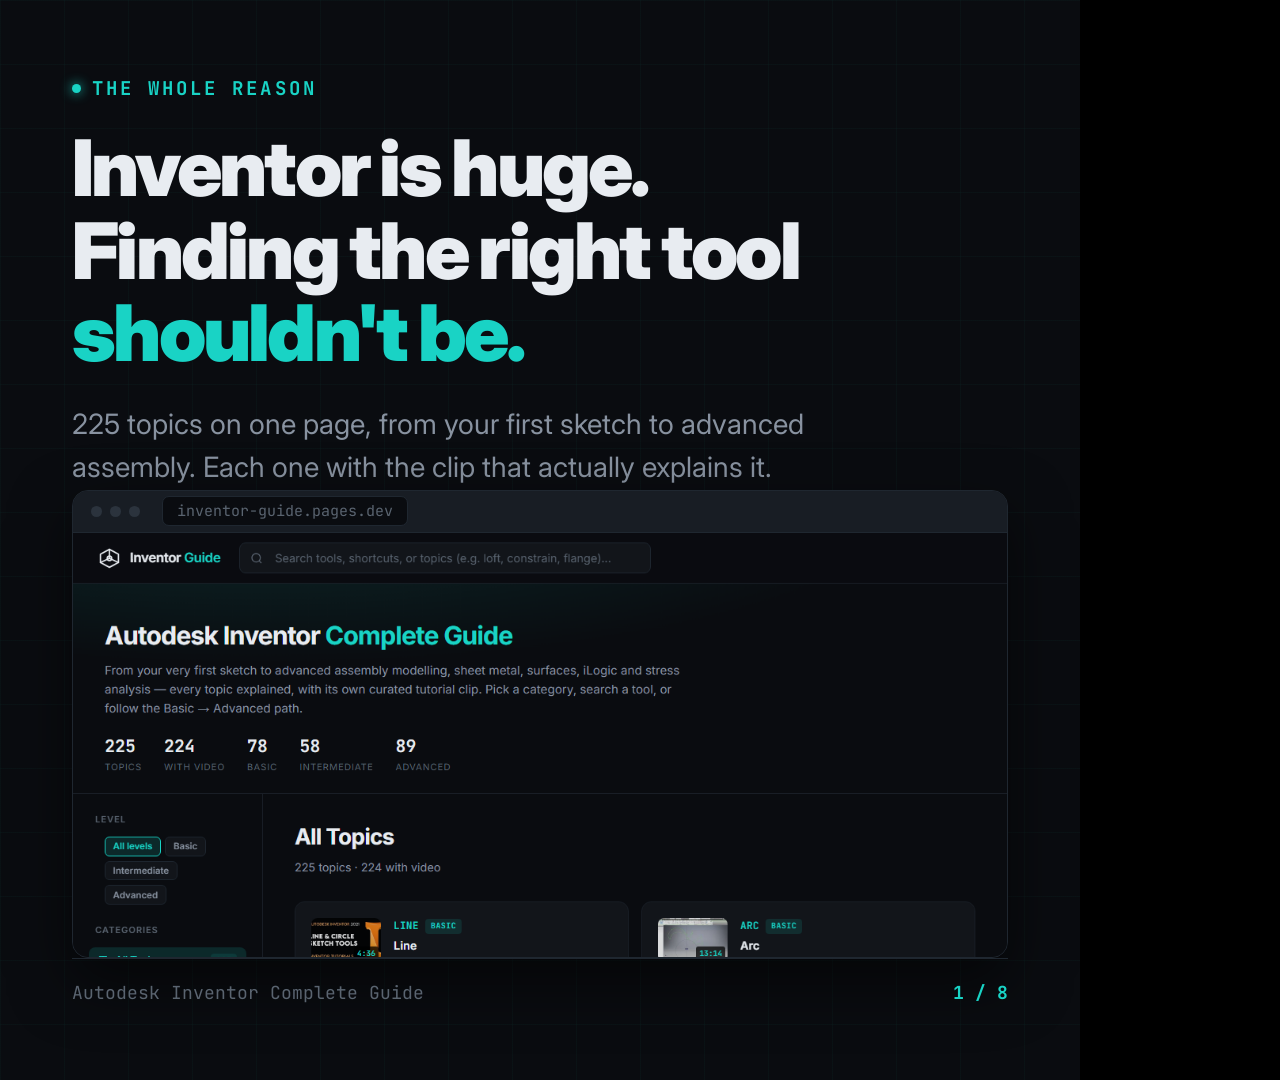
<file: linkedin/_one1.html>
<!DOCTYPE html>
<html lang="en">
<head>
<meta charset="UTF-8">
<style>
  @import url('https://fonts.googleapis.com/css2?family=Inter:wght@400;500;600;700;800;900&family=JetBrains+Mono:wght@400;600;700&display=swap');
  *{margin:0;padding:0;box-sizing:border-box}
  :root{
    --bg:#0a0c10; --surface:#12151a; --surface-2:#181d24; --border:#1f2730;
    --text:#e8ecf1; --text-2:#8892a0; --text-3:#5a6470;
    --accent:#19d3c5; --orange:#ff8a3d; --red:#ff476e;
  }
  body{background:#000;font-family:'Inter',sans-serif}
  .slide{
    width:1080px;height:1080px;position:relative;overflow:hidden;
    background:var(--bg);color:var(--text);display:flex;flex-direction:column;
    padding:76px 72px;
  }
  .slide::before{
    content:'';position:absolute;inset:0;
    background-image:linear-gradient(rgba(25,211,197,.03) 1px,transparent 1px),
                     linear-gradient(90deg,rgba(25,211,197,.03) 1px,transparent 1px);
    background-size:64px 64px;pointer-events:none;
  }
  .inner{position:relative;z-index:2;display:flex;flex-direction:column;height:100%}
  .foot{
    margin-top:auto;display:flex;justify-content:space-between;align-items:center;
    font-family:'JetBrains Mono',monospace;font-size:18px;color:var(--text-3);
    border-top:1px solid var(--border);padding-top:22px;
  }
  .foot .n{color:var(--accent);font-weight:700}
  h1{font-size:78px;font-weight:900;line-height:1.06;letter-spacing:-.035em}
  h2{font-size:58px;font-weight:800;line-height:1.13;letter-spacing:-.03em}
  .hl{color:var(--accent)}
  p{font-size:28px;color:var(--text-2);line-height:1.55;font-weight:400}
  .tag{
    font-family:'JetBrains Mono',monospace;font-size:19px;font-weight:700;
    letter-spacing:.16em;text-transform:uppercase;color:var(--accent);
    display:flex;align-items:center;gap:11px;margin-bottom:26px;
  }
  .tag i{width:9px;height:9px;border-radius:50%;background:var(--accent);box-shadow:0 0 12px var(--accent);font-style:normal}

  /* browser chrome frame around a real screenshot */
  .frame{
    border:1px solid var(--border);border-radius:16px;overflow:hidden;
    background:var(--surface);box-shadow:0 24px 60px rgba(0,0,0,.55);
  }
  .bar{
    height:42px;background:var(--surface-2);display:flex;align-items:center;gap:8px;
    padding:0 18px;border-bottom:1px solid var(--border);
  }
  .bar span{width:11px;height:11px;border-radius:50%;background:#2b333d}
  .bar .url{
    margin-left:14px;font-family:'JetBrains Mono',monospace;font-size:15px;color:var(--text-3);
    background:var(--bg);border:1px solid var(--border);border-radius:7px;padding:4px 14px;
  }
  .frame img{display:block;width:100%}

  /* big statement */
  .big{font-size:62px;font-weight:800;line-height:1.15;letter-spacing:-.03em;margin-top:auto;margin-bottom:auto}

  /* level columns */
  .levels{margin-top:40px;display:grid;grid-template-columns:1fr 1fr 1fr;gap:18px}
  .lv{background:var(--surface);border:1px solid var(--border);border-radius:16px;padding:30px 26px;display:flex;flex-direction:column;gap:14px}
  .lv .lv-h{display:flex;align-items:center;gap:10px;font-family:'JetBrains Mono',monospace;
            font-size:17px;font-weight:700;letter-spacing:.08em;text-transform:uppercase;color:var(--text-2)}
  .lv .lv-h .dot{width:11px;height:11px;border-radius:50%}
  .lv.b .lv-h .dot{background:var(--accent);box-shadow:0 0 10px var(--accent)}
  .lv.i .lv-h .dot{background:var(--orange);box-shadow:0 0 10px var(--orange)}
  .lv.a .lv-h .dot{background:var(--red);box-shadow:0 0 10px var(--red)}
  .lv .lv-n{font-size:56px;font-weight:800;line-height:1;font-family:'JetBrains Mono',monospace}
  .lv.b .lv-n{color:var(--accent)} .lv.i .lv-n{color:var(--orange)} .lv.a .lv-n{color:var(--red)}
  .lv p{font-size:20px;line-height:1.45;color:var(--text-3)}

  /* topic chips */
  .chips{display:flex;flex-wrap:wrap;gap:12px;margin-top:36px;max-width:900px}
  .chip{font-family:'JetBrains Mono',monospace;font-size:22px;font-weight:600;color:var(--text);
        background:var(--surface);border:1px solid var(--border);border-radius:11px;padding:12px 20px}
  .chip.hi{color:var(--bg);background:var(--accent);border-color:var(--accent)}

  .cta{
    margin-top:auto;border:1px solid #12b3a8;border-radius:20px;padding:40px 42px;
    background:linear-gradient(135deg,rgba(25,211,197,.12),rgba(255,138,61,.07));
  }
  .cta h3{font-size:38px;font-weight:800;letter-spacing:-.02em}
  .cta p{font-size:24px;margin-top:12px}
  .cta .u{font-family:'JetBrains Mono',monospace;font-size:26px;color:var(--accent);
          font-weight:700;margin-top:18px}
</style>
<style>body{margin:0}.slide{display:none!important}.slide#s1{display:flex!important}</style></head>
<body>

<!-- 1 — HOOK (real screenshot) -->
<div class="slide" id="s1">
  <div class="inner">
    <div class="tag"><i></i>The whole reason</div>
    <h1>Inventor is huge.<br>Finding the right tool<br><span class="hl">shouldn't be.</span></h1>
    <p style="margin-top:28px;max-width:800px">225 topics on one page, from your first sketch to advanced assembly. Each one with the clip that actually explains it.</p>
    <div class="frame" style="margin-top:auto">
      <div class="bar"><span></span><span></span><span></span><div class="url">inventor-guide.pages.dev</div></div>
      <img src="shots/crop-desktop.png" alt="The guide">
    </div>
    <div class="foot"><span>Autodesk Inventor Complete Guide</span><span class="n">1 / 8</span></div>
  </div>
</div>

<!-- 2 — THE PROBLEM -->
<div class="slide" id="s2">
  <div class="inner">
    <div class="tag"><i></i>Sound familiar?</div>
    <div class="big" style="font-size:54px">
      You need one tool.<br>
      You open YouTube.<br>
      You sit through <span class="hl">30 seconds of intro</span><br>
      to find the <span class="hl">20 seconds</span> you needed.
    </div>
    <p>Then you do it again next week, because you forgot to bookmark it.</p>
    <div class="foot"><span>Autodesk Inventor Complete Guide</span><span class="n">2 / 8</span></div>
  </div>
</div>

<!-- 3 — THE SITE (real desktop screenshot) -->
<div class="slide" id="s3">
  <div class="inner">
    <div class="tag"><i></i>So this exists</div>
    <h2>225 topics.<br>18 categories. <span class="hl">One page.</span></h2>
    <div class="frame" style="margin-top:34px">
      <div class="bar"><span></span><span></span><span></span><div class="url">inventor-guide.pages.dev</div></div>
      <img src="shots/crop-desktop2.png" alt="Desktop view">
    </div>
    <div class="foot"><span>Autodesk Inventor Complete Guide</span><span class="n">3 / 8</span></div>
  </div>
</div>

<!-- 4 — LEVEL PATH -->
<div class="slide" id="s4">
  <div class="inner">
    <div class="tag"><i></i>A real learning path</div>
    <h2>Basic to Advanced,<br>tagged on <span class="hl">every card.</span></h2>
    <div class="levels">
      <div class="lv b"><div class="lv-h"><span class="dot"></span>Basic</div><div class="lv-n">78</div><p>Sketching, extrude, revolve, hole, fillet, constraints.</p></div>
      <div class="lv i"><div class="lv-h"><span class="dot"></span>Intermediate</div><div class="lv-n">58</div><p>Patterns, sheet metal, drawings, parameters, BOM.</p></div>
      <div class="lv a"><div class="lv-h"><span class="dot"></span>Advanced</div><div class="lv-n">89</div><p>Loft, surfaces, iLogic, dynamic simulation, assemblies.</p></div>
    </div>
    <p style="margin-top:34px;max-width:860px">Filter by level and work up in order. No guessing what to learn next.</p>
    <div class="foot"><span>Autodesk Inventor Complete Guide</span><span class="n">4 / 8</span></div>
  </div>
</div>

<!-- 5 — ASSEMBLY FOCUS -->
<div class="slide" id="s5">
  <div class="inner">
    <div class="tag"><i></i>Where it gets hard</div>
    <h2>Assembly is the part<br>most people <span class="hl">never fully learn.</span></h2>
    <div class="chips">
      <span class="chip hi">Constrain</span><span class="chip hi">Joints</span><span class="chip hi">iMates</span>
      <span class="chip">Mate / Flush</span><span class="chip">Insert</span><span class="chip">Component Pattern</span>
      <span class="chip">Bill of Materials</span><span class="chip">Drive Constraint</span><span class="chip">Positional Reps</span>
      <span class="chip">Adaptive Parts</span><span class="chip">Skeleton &amp; Top-Down</span><span class="chip">Frame Generator</span>
      <span class="chip">Weldments</span><span class="chip">Interference</span>
    </div>
    <p style="margin-top:auto;max-width:900px">28 assembly topics, plus 15 more advanced ones. Every joint type, every constraint, each with a clip that shows it working.</p>
    <div class="foot"><span>Autodesk Inventor Complete Guide</span><span class="n">5 / 8</span></div>
  </div>
</div>

<!-- 6 — MOBILE (real mobile screenshot) -->
<div class="slide" id="s6">
  <div class="inner">
    <div class="tag"><i></i>And on your phone</div>
    <h2>Because that's where<br>you <span class="hl">actually</span> look things up.</h2>
    <div style="display:flex;gap:36px;margin-top:36px;align-items:flex-start">
      <div class="frame" style="width:392px;flex:0 0 auto">
        <div class="bar"><span></span><span></span><span></span></div>
        <img src="shots/mobile-true.png" alt="Mobile view">
      </div>
      <div style="padding-top:24px">
        <p style="font-size:26px">Search, filter by level, copy the tool name, hit play.</p>
        <p style="font-size:26px;margin-top:20px">No app. No signup. No email.</p>
        <p style="font-size:26px;margin-top:20px">It's a web page. It just works.</p>
      </div>
    </div>
    <div class="foot"><span>Autodesk Inventor Complete Guide</span><span class="n">6 / 8</span></div>
  </div>
</div>

<!-- 7 — THE HONEST BIT -->
<div class="slide" id="s7">
  <div class="inner">
    <div class="tag"><i></i>The boring part nobody sees</div>
    <div class="big">
      Every video was<br>checked <span class="hl">by hand.</span>
    </div>
    <p style="max-width:860px">224 of 225 topics have a clip matched to that exact tool, then verified live against YouTube. A clip is never borrowed from a similarly-named tool.</p>
    <p style="max-width:860px;margin-top:18px">For the one topic with no decent clip, the card just says <span class="hl">"no clip"</span> rather than quietly playing the wrong thing.</p>
    <div class="foot"><span>Autodesk Inventor Complete Guide</span><span class="n">7 / 8</span></div>
  </div>
</div>

<!-- 8 — CTA -->
<div class="slide" id="s8">
  <div class="inner">
    <div class="tag"><i></i>Free, if you want it</div>
    <h2>Bookmark it.<br>Save yourself the <span class="hl">next search.</span></h2>
    <div class="cta">
      <h3>Autodesk Inventor Complete Guide</h3>
      <p>225 topics · 18 categories · 224 clips, matched to the exact tool.</p>
      <div class="u">inventor-guide.pages.dev</div>
    </div>
    <p style="margin-top:28px;font-size:25px">What's the Inventor tool you still look up every time?</p>
    <div class="foot"><span>Built by Darren Lieu</span><span class="n">8 / 8</span></div>
  </div>
</div>

</body>
</html>
</file>
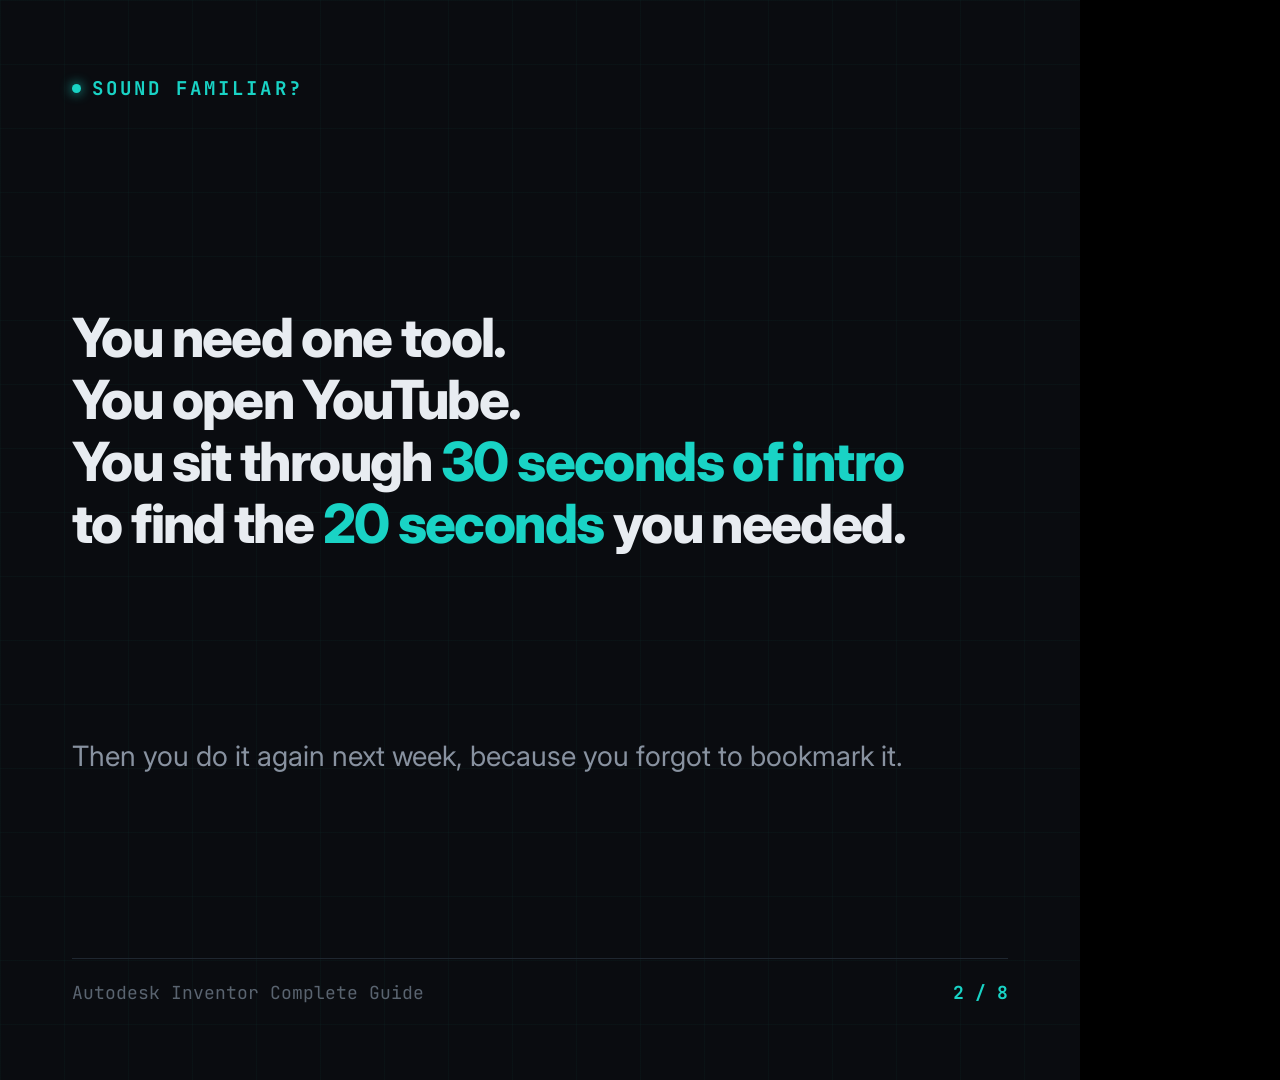
<file: linkedin/_one2.html>
<!DOCTYPE html>
<html lang="en">
<head>
<meta charset="UTF-8">
<style>
  @import url('https://fonts.googleapis.com/css2?family=Inter:wght@400;500;600;700;800;900&family=JetBrains+Mono:wght@400;600;700&display=swap');
  *{margin:0;padding:0;box-sizing:border-box}
  :root{
    --bg:#0a0c10; --surface:#12151a; --surface-2:#181d24; --border:#1f2730;
    --text:#e8ecf1; --text-2:#8892a0; --text-3:#5a6470;
    --accent:#19d3c5; --orange:#ff8a3d; --red:#ff476e;
  }
  body{background:#000;font-family:'Inter',sans-serif}
  .slide{
    width:1080px;height:1080px;position:relative;overflow:hidden;
    background:var(--bg);color:var(--text);display:flex;flex-direction:column;
    padding:76px 72px;
  }
  .slide::before{
    content:'';position:absolute;inset:0;
    background-image:linear-gradient(rgba(25,211,197,.03) 1px,transparent 1px),
                     linear-gradient(90deg,rgba(25,211,197,.03) 1px,transparent 1px);
    background-size:64px 64px;pointer-events:none;
  }
  .inner{position:relative;z-index:2;display:flex;flex-direction:column;height:100%}
  .foot{
    margin-top:auto;display:flex;justify-content:space-between;align-items:center;
    font-family:'JetBrains Mono',monospace;font-size:18px;color:var(--text-3);
    border-top:1px solid var(--border);padding-top:22px;
  }
  .foot .n{color:var(--accent);font-weight:700}
  h1{font-size:78px;font-weight:900;line-height:1.06;letter-spacing:-.035em}
  h2{font-size:58px;font-weight:800;line-height:1.13;letter-spacing:-.03em}
  .hl{color:var(--accent)}
  p{font-size:28px;color:var(--text-2);line-height:1.55;font-weight:400}
  .tag{
    font-family:'JetBrains Mono',monospace;font-size:19px;font-weight:700;
    letter-spacing:.16em;text-transform:uppercase;color:var(--accent);
    display:flex;align-items:center;gap:11px;margin-bottom:26px;
  }
  .tag i{width:9px;height:9px;border-radius:50%;background:var(--accent);box-shadow:0 0 12px var(--accent);font-style:normal}

  /* browser chrome frame around a real screenshot */
  .frame{
    border:1px solid var(--border);border-radius:16px;overflow:hidden;
    background:var(--surface);box-shadow:0 24px 60px rgba(0,0,0,.55);
  }
  .bar{
    height:42px;background:var(--surface-2);display:flex;align-items:center;gap:8px;
    padding:0 18px;border-bottom:1px solid var(--border);
  }
  .bar span{width:11px;height:11px;border-radius:50%;background:#2b333d}
  .bar .url{
    margin-left:14px;font-family:'JetBrains Mono',monospace;font-size:15px;color:var(--text-3);
    background:var(--bg);border:1px solid var(--border);border-radius:7px;padding:4px 14px;
  }
  .frame img{display:block;width:100%}

  /* big statement */
  .big{font-size:62px;font-weight:800;line-height:1.15;letter-spacing:-.03em;margin-top:auto;margin-bottom:auto}

  /* level columns */
  .levels{margin-top:40px;display:grid;grid-template-columns:1fr 1fr 1fr;gap:18px}
  .lv{background:var(--surface);border:1px solid var(--border);border-radius:16px;padding:30px 26px;display:flex;flex-direction:column;gap:14px}
  .lv .lv-h{display:flex;align-items:center;gap:10px;font-family:'JetBrains Mono',monospace;
            font-size:17px;font-weight:700;letter-spacing:.08em;text-transform:uppercase;color:var(--text-2)}
  .lv .lv-h .dot{width:11px;height:11px;border-radius:50%}
  .lv.b .lv-h .dot{background:var(--accent);box-shadow:0 0 10px var(--accent)}
  .lv.i .lv-h .dot{background:var(--orange);box-shadow:0 0 10px var(--orange)}
  .lv.a .lv-h .dot{background:var(--red);box-shadow:0 0 10px var(--red)}
  .lv .lv-n{font-size:56px;font-weight:800;line-height:1;font-family:'JetBrains Mono',monospace}
  .lv.b .lv-n{color:var(--accent)} .lv.i .lv-n{color:var(--orange)} .lv.a .lv-n{color:var(--red)}
  .lv p{font-size:20px;line-height:1.45;color:var(--text-3)}

  /* topic chips */
  .chips{display:flex;flex-wrap:wrap;gap:12px;margin-top:36px;max-width:900px}
  .chip{font-family:'JetBrains Mono',monospace;font-size:22px;font-weight:600;color:var(--text);
        background:var(--surface);border:1px solid var(--border);border-radius:11px;padding:12px 20px}
  .chip.hi{color:var(--bg);background:var(--accent);border-color:var(--accent)}

  .cta{
    margin-top:auto;border:1px solid #12b3a8;border-radius:20px;padding:40px 42px;
    background:linear-gradient(135deg,rgba(25,211,197,.12),rgba(255,138,61,.07));
  }
  .cta h3{font-size:38px;font-weight:800;letter-spacing:-.02em}
  .cta p{font-size:24px;margin-top:12px}
  .cta .u{font-family:'JetBrains Mono',monospace;font-size:26px;color:var(--accent);
          font-weight:700;margin-top:18px}
</style>
<style>body{margin:0}.slide{display:none!important}.slide#s2{display:flex!important}</style></head>
<body>

<!-- 1 — HOOK (real screenshot) -->
<div class="slide" id="s1">
  <div class="inner">
    <div class="tag"><i></i>The whole reason</div>
    <h1>Inventor is huge.<br>Finding the right tool<br><span class="hl">shouldn't be.</span></h1>
    <p style="margin-top:28px;max-width:800px">225 topics on one page, from your first sketch to advanced assembly. Each one with the clip that actually explains it.</p>
    <div class="frame" style="margin-top:auto">
      <div class="bar"><span></span><span></span><span></span><div class="url">inventor-guide.pages.dev</div></div>
      <img src="shots/crop-desktop.png" alt="The guide">
    </div>
    <div class="foot"><span>Autodesk Inventor Complete Guide</span><span class="n">1 / 8</span></div>
  </div>
</div>

<!-- 2 — THE PROBLEM -->
<div class="slide" id="s2">
  <div class="inner">
    <div class="tag"><i></i>Sound familiar?</div>
    <div class="big" style="font-size:54px">
      You need one tool.<br>
      You open YouTube.<br>
      You sit through <span class="hl">30 seconds of intro</span><br>
      to find the <span class="hl">20 seconds</span> you needed.
    </div>
    <p>Then you do it again next week, because you forgot to bookmark it.</p>
    <div class="foot"><span>Autodesk Inventor Complete Guide</span><span class="n">2 / 8</span></div>
  </div>
</div>

<!-- 3 — THE SITE (real desktop screenshot) -->
<div class="slide" id="s3">
  <div class="inner">
    <div class="tag"><i></i>So this exists</div>
    <h2>225 topics.<br>18 categories. <span class="hl">One page.</span></h2>
    <div class="frame" style="margin-top:34px">
      <div class="bar"><span></span><span></span><span></span><div class="url">inventor-guide.pages.dev</div></div>
      <img src="shots/crop-desktop2.png" alt="Desktop view">
    </div>
    <div class="foot"><span>Autodesk Inventor Complete Guide</span><span class="n">3 / 8</span></div>
  </div>
</div>

<!-- 4 — LEVEL PATH -->
<div class="slide" id="s4">
  <div class="inner">
    <div class="tag"><i></i>A real learning path</div>
    <h2>Basic to Advanced,<br>tagged on <span class="hl">every card.</span></h2>
    <div class="levels">
      <div class="lv b"><div class="lv-h"><span class="dot"></span>Basic</div><div class="lv-n">78</div><p>Sketching, extrude, revolve, hole, fillet, constraints.</p></div>
      <div class="lv i"><div class="lv-h"><span class="dot"></span>Intermediate</div><div class="lv-n">58</div><p>Patterns, sheet metal, drawings, parameters, BOM.</p></div>
      <div class="lv a"><div class="lv-h"><span class="dot"></span>Advanced</div><div class="lv-n">89</div><p>Loft, surfaces, iLogic, dynamic simulation, assemblies.</p></div>
    </div>
    <p style="margin-top:34px;max-width:860px">Filter by level and work up in order. No guessing what to learn next.</p>
    <div class="foot"><span>Autodesk Inventor Complete Guide</span><span class="n">4 / 8</span></div>
  </div>
</div>

<!-- 5 — ASSEMBLY FOCUS -->
<div class="slide" id="s5">
  <div class="inner">
    <div class="tag"><i></i>Where it gets hard</div>
    <h2>Assembly is the part<br>most people <span class="hl">never fully learn.</span></h2>
    <div class="chips">
      <span class="chip hi">Constrain</span><span class="chip hi">Joints</span><span class="chip hi">iMates</span>
      <span class="chip">Mate / Flush</span><span class="chip">Insert</span><span class="chip">Component Pattern</span>
      <span class="chip">Bill of Materials</span><span class="chip">Drive Constraint</span><span class="chip">Positional Reps</span>
      <span class="chip">Adaptive Parts</span><span class="chip">Skeleton &amp; Top-Down</span><span class="chip">Frame Generator</span>
      <span class="chip">Weldments</span><span class="chip">Interference</span>
    </div>
    <p style="margin-top:auto;max-width:900px">28 assembly topics, plus 15 more advanced ones. Every joint type, every constraint, each with a clip that shows it working.</p>
    <div class="foot"><span>Autodesk Inventor Complete Guide</span><span class="n">5 / 8</span></div>
  </div>
</div>

<!-- 6 — MOBILE (real mobile screenshot) -->
<div class="slide" id="s6">
  <div class="inner">
    <div class="tag"><i></i>And on your phone</div>
    <h2>Because that's where<br>you <span class="hl">actually</span> look things up.</h2>
    <div style="display:flex;gap:36px;margin-top:36px;align-items:flex-start">
      <div class="frame" style="width:392px;flex:0 0 auto">
        <div class="bar"><span></span><span></span><span></span></div>
        <img src="shots/mobile-true.png" alt="Mobile view">
      </div>
      <div style="padding-top:24px">
        <p style="font-size:26px">Search, filter by level, copy the tool name, hit play.</p>
        <p style="font-size:26px;margin-top:20px">No app. No signup. No email.</p>
        <p style="font-size:26px;margin-top:20px">It's a web page. It just works.</p>
      </div>
    </div>
    <div class="foot"><span>Autodesk Inventor Complete Guide</span><span class="n">6 / 8</span></div>
  </div>
</div>

<!-- 7 — THE HONEST BIT -->
<div class="slide" id="s7">
  <div class="inner">
    <div class="tag"><i></i>The boring part nobody sees</div>
    <div class="big">
      Every video was<br>checked <span class="hl">by hand.</span>
    </div>
    <p style="max-width:860px">224 of 225 topics have a clip matched to that exact tool, then verified live against YouTube. A clip is never borrowed from a similarly-named tool.</p>
    <p style="max-width:860px;margin-top:18px">For the one topic with no decent clip, the card just says <span class="hl">"no clip"</span> rather than quietly playing the wrong thing.</p>
    <div class="foot"><span>Autodesk Inventor Complete Guide</span><span class="n">7 / 8</span></div>
  </div>
</div>

<!-- 8 — CTA -->
<div class="slide" id="s8">
  <div class="inner">
    <div class="tag"><i></i>Free, if you want it</div>
    <h2>Bookmark it.<br>Save yourself the <span class="hl">next search.</span></h2>
    <div class="cta">
      <h3>Autodesk Inventor Complete Guide</h3>
      <p>225 topics · 18 categories · 224 clips, matched to the exact tool.</p>
      <div class="u">inventor-guide.pages.dev</div>
    </div>
    <p style="margin-top:28px;font-size:25px">What's the Inventor tool you still look up every time?</p>
    <div class="foot"><span>Built by Darren Lieu</span><span class="n">8 / 8</span></div>
  </div>
</div>

</body>
</html>
</file>
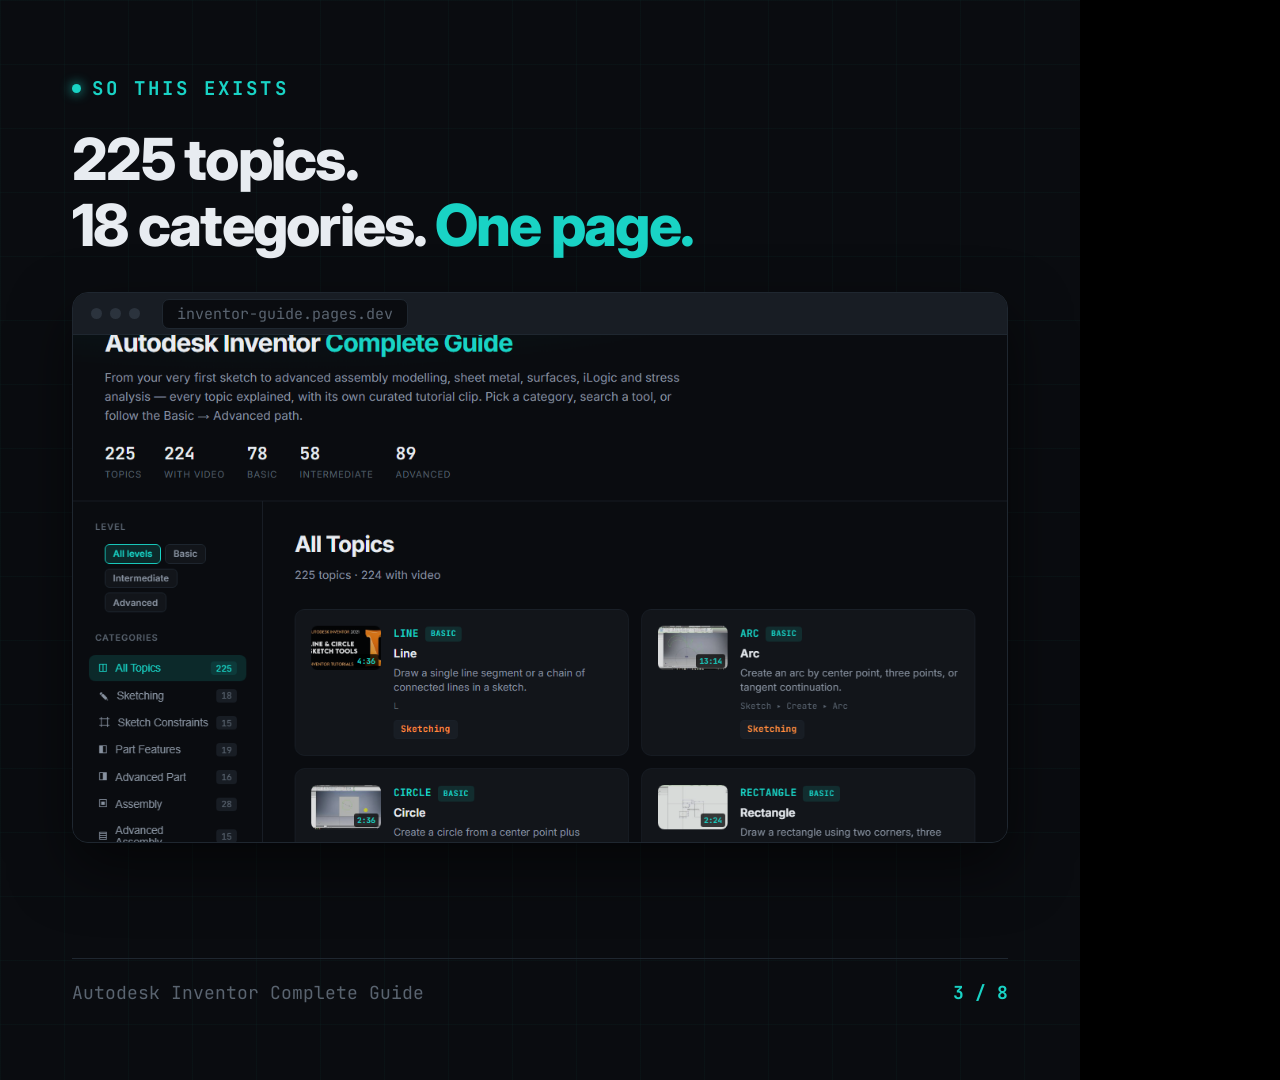
<file: linkedin/_one3.html>
<!DOCTYPE html>
<html lang="en">
<head>
<meta charset="UTF-8">
<style>
  @import url('https://fonts.googleapis.com/css2?family=Inter:wght@400;500;600;700;800;900&family=JetBrains+Mono:wght@400;600;700&display=swap');
  *{margin:0;padding:0;box-sizing:border-box}
  :root{
    --bg:#0a0c10; --surface:#12151a; --surface-2:#181d24; --border:#1f2730;
    --text:#e8ecf1; --text-2:#8892a0; --text-3:#5a6470;
    --accent:#19d3c5; --orange:#ff8a3d; --red:#ff476e;
  }
  body{background:#000;font-family:'Inter',sans-serif}
  .slide{
    width:1080px;height:1080px;position:relative;overflow:hidden;
    background:var(--bg);color:var(--text);display:flex;flex-direction:column;
    padding:76px 72px;
  }
  .slide::before{
    content:'';position:absolute;inset:0;
    background-image:linear-gradient(rgba(25,211,197,.03) 1px,transparent 1px),
                     linear-gradient(90deg,rgba(25,211,197,.03) 1px,transparent 1px);
    background-size:64px 64px;pointer-events:none;
  }
  .inner{position:relative;z-index:2;display:flex;flex-direction:column;height:100%}
  .foot{
    margin-top:auto;display:flex;justify-content:space-between;align-items:center;
    font-family:'JetBrains Mono',monospace;font-size:18px;color:var(--text-3);
    border-top:1px solid var(--border);padding-top:22px;
  }
  .foot .n{color:var(--accent);font-weight:700}
  h1{font-size:78px;font-weight:900;line-height:1.06;letter-spacing:-.035em}
  h2{font-size:58px;font-weight:800;line-height:1.13;letter-spacing:-.03em}
  .hl{color:var(--accent)}
  p{font-size:28px;color:var(--text-2);line-height:1.55;font-weight:400}
  .tag{
    font-family:'JetBrains Mono',monospace;font-size:19px;font-weight:700;
    letter-spacing:.16em;text-transform:uppercase;color:var(--accent);
    display:flex;align-items:center;gap:11px;margin-bottom:26px;
  }
  .tag i{width:9px;height:9px;border-radius:50%;background:var(--accent);box-shadow:0 0 12px var(--accent);font-style:normal}

  /* browser chrome frame around a real screenshot */
  .frame{
    border:1px solid var(--border);border-radius:16px;overflow:hidden;
    background:var(--surface);box-shadow:0 24px 60px rgba(0,0,0,.55);
  }
  .bar{
    height:42px;background:var(--surface-2);display:flex;align-items:center;gap:8px;
    padding:0 18px;border-bottom:1px solid var(--border);
  }
  .bar span{width:11px;height:11px;border-radius:50%;background:#2b333d}
  .bar .url{
    margin-left:14px;font-family:'JetBrains Mono',monospace;font-size:15px;color:var(--text-3);
    background:var(--bg);border:1px solid var(--border);border-radius:7px;padding:4px 14px;
  }
  .frame img{display:block;width:100%}

  /* big statement */
  .big{font-size:62px;font-weight:800;line-height:1.15;letter-spacing:-.03em;margin-top:auto;margin-bottom:auto}

  /* level columns */
  .levels{margin-top:40px;display:grid;grid-template-columns:1fr 1fr 1fr;gap:18px}
  .lv{background:var(--surface);border:1px solid var(--border);border-radius:16px;padding:30px 26px;display:flex;flex-direction:column;gap:14px}
  .lv .lv-h{display:flex;align-items:center;gap:10px;font-family:'JetBrains Mono',monospace;
            font-size:17px;font-weight:700;letter-spacing:.08em;text-transform:uppercase;color:var(--text-2)}
  .lv .lv-h .dot{width:11px;height:11px;border-radius:50%}
  .lv.b .lv-h .dot{background:var(--accent);box-shadow:0 0 10px var(--accent)}
  .lv.i .lv-h .dot{background:var(--orange);box-shadow:0 0 10px var(--orange)}
  .lv.a .lv-h .dot{background:var(--red);box-shadow:0 0 10px var(--red)}
  .lv .lv-n{font-size:56px;font-weight:800;line-height:1;font-family:'JetBrains Mono',monospace}
  .lv.b .lv-n{color:var(--accent)} .lv.i .lv-n{color:var(--orange)} .lv.a .lv-n{color:var(--red)}
  .lv p{font-size:20px;line-height:1.45;color:var(--text-3)}

  /* topic chips */
  .chips{display:flex;flex-wrap:wrap;gap:12px;margin-top:36px;max-width:900px}
  .chip{font-family:'JetBrains Mono',monospace;font-size:22px;font-weight:600;color:var(--text);
        background:var(--surface);border:1px solid var(--border);border-radius:11px;padding:12px 20px}
  .chip.hi{color:var(--bg);background:var(--accent);border-color:var(--accent)}

  .cta{
    margin-top:auto;border:1px solid #12b3a8;border-radius:20px;padding:40px 42px;
    background:linear-gradient(135deg,rgba(25,211,197,.12),rgba(255,138,61,.07));
  }
  .cta h3{font-size:38px;font-weight:800;letter-spacing:-.02em}
  .cta p{font-size:24px;margin-top:12px}
  .cta .u{font-family:'JetBrains Mono',monospace;font-size:26px;color:var(--accent);
          font-weight:700;margin-top:18px}
</style>
<style>body{margin:0}.slide{display:none!important}.slide#s3{display:flex!important}</style></head>
<body>

<!-- 1 — HOOK (real screenshot) -->
<div class="slide" id="s1">
  <div class="inner">
    <div class="tag"><i></i>The whole reason</div>
    <h1>Inventor is huge.<br>Finding the right tool<br><span class="hl">shouldn't be.</span></h1>
    <p style="margin-top:28px;max-width:800px">225 topics on one page, from your first sketch to advanced assembly. Each one with the clip that actually explains it.</p>
    <div class="frame" style="margin-top:auto">
      <div class="bar"><span></span><span></span><span></span><div class="url">inventor-guide.pages.dev</div></div>
      <img src="shots/crop-desktop.png" alt="The guide">
    </div>
    <div class="foot"><span>Autodesk Inventor Complete Guide</span><span class="n">1 / 8</span></div>
  </div>
</div>

<!-- 2 — THE PROBLEM -->
<div class="slide" id="s2">
  <div class="inner">
    <div class="tag"><i></i>Sound familiar?</div>
    <div class="big" style="font-size:54px">
      You need one tool.<br>
      You open YouTube.<br>
      You sit through <span class="hl">30 seconds of intro</span><br>
      to find the <span class="hl">20 seconds</span> you needed.
    </div>
    <p>Then you do it again next week, because you forgot to bookmark it.</p>
    <div class="foot"><span>Autodesk Inventor Complete Guide</span><span class="n">2 / 8</span></div>
  </div>
</div>

<!-- 3 — THE SITE (real desktop screenshot) -->
<div class="slide" id="s3">
  <div class="inner">
    <div class="tag"><i></i>So this exists</div>
    <h2>225 topics.<br>18 categories. <span class="hl">One page.</span></h2>
    <div class="frame" style="margin-top:34px">
      <div class="bar"><span></span><span></span><span></span><div class="url">inventor-guide.pages.dev</div></div>
      <img src="shots/crop-desktop2.png" alt="Desktop view">
    </div>
    <div class="foot"><span>Autodesk Inventor Complete Guide</span><span class="n">3 / 8</span></div>
  </div>
</div>

<!-- 4 — LEVEL PATH -->
<div class="slide" id="s4">
  <div class="inner">
    <div class="tag"><i></i>A real learning path</div>
    <h2>Basic to Advanced,<br>tagged on <span class="hl">every card.</span></h2>
    <div class="levels">
      <div class="lv b"><div class="lv-h"><span class="dot"></span>Basic</div><div class="lv-n">78</div><p>Sketching, extrude, revolve, hole, fillet, constraints.</p></div>
      <div class="lv i"><div class="lv-h"><span class="dot"></span>Intermediate</div><div class="lv-n">58</div><p>Patterns, sheet metal, drawings, parameters, BOM.</p></div>
      <div class="lv a"><div class="lv-h"><span class="dot"></span>Advanced</div><div class="lv-n">89</div><p>Loft, surfaces, iLogic, dynamic simulation, assemblies.</p></div>
    </div>
    <p style="margin-top:34px;max-width:860px">Filter by level and work up in order. No guessing what to learn next.</p>
    <div class="foot"><span>Autodesk Inventor Complete Guide</span><span class="n">4 / 8</span></div>
  </div>
</div>

<!-- 5 — ASSEMBLY FOCUS -->
<div class="slide" id="s5">
  <div class="inner">
    <div class="tag"><i></i>Where it gets hard</div>
    <h2>Assembly is the part<br>most people <span class="hl">never fully learn.</span></h2>
    <div class="chips">
      <span class="chip hi">Constrain</span><span class="chip hi">Joints</span><span class="chip hi">iMates</span>
      <span class="chip">Mate / Flush</span><span class="chip">Insert</span><span class="chip">Component Pattern</span>
      <span class="chip">Bill of Materials</span><span class="chip">Drive Constraint</span><span class="chip">Positional Reps</span>
      <span class="chip">Adaptive Parts</span><span class="chip">Skeleton &amp; Top-Down</span><span class="chip">Frame Generator</span>
      <span class="chip">Weldments</span><span class="chip">Interference</span>
    </div>
    <p style="margin-top:auto;max-width:900px">28 assembly topics, plus 15 more advanced ones. Every joint type, every constraint, each with a clip that shows it working.</p>
    <div class="foot"><span>Autodesk Inventor Complete Guide</span><span class="n">5 / 8</span></div>
  </div>
</div>

<!-- 6 — MOBILE (real mobile screenshot) -->
<div class="slide" id="s6">
  <div class="inner">
    <div class="tag"><i></i>And on your phone</div>
    <h2>Because that's where<br>you <span class="hl">actually</span> look things up.</h2>
    <div style="display:flex;gap:36px;margin-top:36px;align-items:flex-start">
      <div class="frame" style="width:392px;flex:0 0 auto">
        <div class="bar"><span></span><span></span><span></span></div>
        <img src="shots/mobile-true.png" alt="Mobile view">
      </div>
      <div style="padding-top:24px">
        <p style="font-size:26px">Search, filter by level, copy the tool name, hit play.</p>
        <p style="font-size:26px;margin-top:20px">No app. No signup. No email.</p>
        <p style="font-size:26px;margin-top:20px">It's a web page. It just works.</p>
      </div>
    </div>
    <div class="foot"><span>Autodesk Inventor Complete Guide</span><span class="n">6 / 8</span></div>
  </div>
</div>

<!-- 7 — THE HONEST BIT -->
<div class="slide" id="s7">
  <div class="inner">
    <div class="tag"><i></i>The boring part nobody sees</div>
    <div class="big">
      Every video was<br>checked <span class="hl">by hand.</span>
    </div>
    <p style="max-width:860px">224 of 225 topics have a clip matched to that exact tool, then verified live against YouTube. A clip is never borrowed from a similarly-named tool.</p>
    <p style="max-width:860px;margin-top:18px">For the one topic with no decent clip, the card just says <span class="hl">"no clip"</span> rather than quietly playing the wrong thing.</p>
    <div class="foot"><span>Autodesk Inventor Complete Guide</span><span class="n">7 / 8</span></div>
  </div>
</div>

<!-- 8 — CTA -->
<div class="slide" id="s8">
  <div class="inner">
    <div class="tag"><i></i>Free, if you want it</div>
    <h2>Bookmark it.<br>Save yourself the <span class="hl">next search.</span></h2>
    <div class="cta">
      <h3>Autodesk Inventor Complete Guide</h3>
      <p>225 topics · 18 categories · 224 clips, matched to the exact tool.</p>
      <div class="u">inventor-guide.pages.dev</div>
    </div>
    <p style="margin-top:28px;font-size:25px">What's the Inventor tool you still look up every time?</p>
    <div class="foot"><span>Built by Darren Lieu</span><span class="n">8 / 8</span></div>
  </div>
</div>

</body>
</html>
</file>
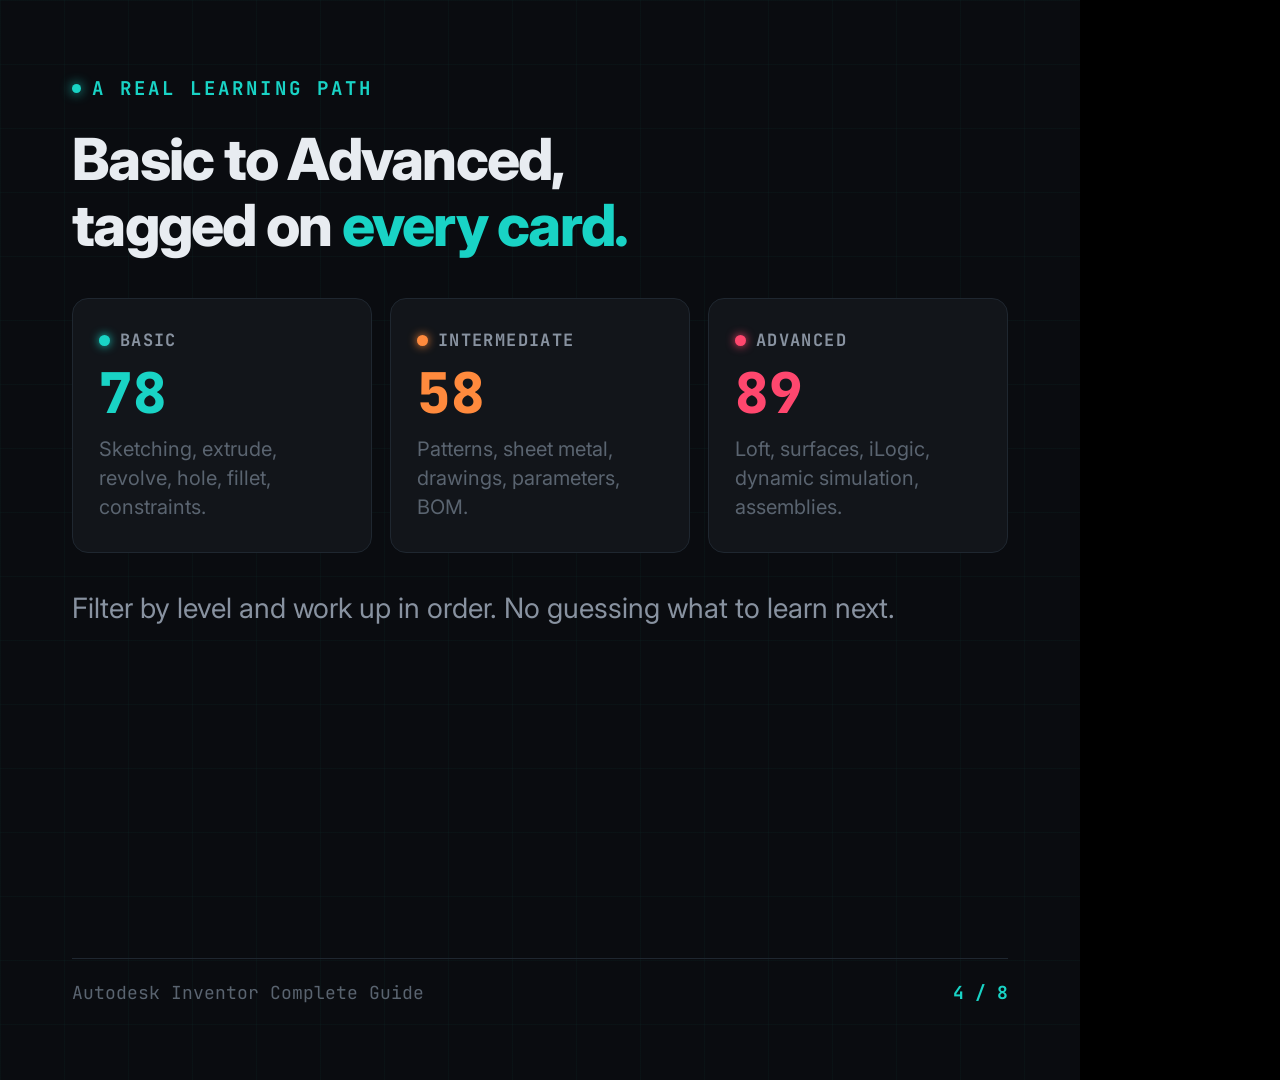
<file: linkedin/_one4.html>
<!DOCTYPE html>
<html lang="en">
<head>
<meta charset="UTF-8">
<style>
  @import url('https://fonts.googleapis.com/css2?family=Inter:wght@400;500;600;700;800;900&family=JetBrains+Mono:wght@400;600;700&display=swap');
  *{margin:0;padding:0;box-sizing:border-box}
  :root{
    --bg:#0a0c10; --surface:#12151a; --surface-2:#181d24; --border:#1f2730;
    --text:#e8ecf1; --text-2:#8892a0; --text-3:#5a6470;
    --accent:#19d3c5; --orange:#ff8a3d; --red:#ff476e;
  }
  body{background:#000;font-family:'Inter',sans-serif}
  .slide{
    width:1080px;height:1080px;position:relative;overflow:hidden;
    background:var(--bg);color:var(--text);display:flex;flex-direction:column;
    padding:76px 72px;
  }
  .slide::before{
    content:'';position:absolute;inset:0;
    background-image:linear-gradient(rgba(25,211,197,.03) 1px,transparent 1px),
                     linear-gradient(90deg,rgba(25,211,197,.03) 1px,transparent 1px);
    background-size:64px 64px;pointer-events:none;
  }
  .inner{position:relative;z-index:2;display:flex;flex-direction:column;height:100%}
  .foot{
    margin-top:auto;display:flex;justify-content:space-between;align-items:center;
    font-family:'JetBrains Mono',monospace;font-size:18px;color:var(--text-3);
    border-top:1px solid var(--border);padding-top:22px;
  }
  .foot .n{color:var(--accent);font-weight:700}
  h1{font-size:78px;font-weight:900;line-height:1.06;letter-spacing:-.035em}
  h2{font-size:58px;font-weight:800;line-height:1.13;letter-spacing:-.03em}
  .hl{color:var(--accent)}
  p{font-size:28px;color:var(--text-2);line-height:1.55;font-weight:400}
  .tag{
    font-family:'JetBrains Mono',monospace;font-size:19px;font-weight:700;
    letter-spacing:.16em;text-transform:uppercase;color:var(--accent);
    display:flex;align-items:center;gap:11px;margin-bottom:26px;
  }
  .tag i{width:9px;height:9px;border-radius:50%;background:var(--accent);box-shadow:0 0 12px var(--accent);font-style:normal}

  /* browser chrome frame around a real screenshot */
  .frame{
    border:1px solid var(--border);border-radius:16px;overflow:hidden;
    background:var(--surface);box-shadow:0 24px 60px rgba(0,0,0,.55);
  }
  .bar{
    height:42px;background:var(--surface-2);display:flex;align-items:center;gap:8px;
    padding:0 18px;border-bottom:1px solid var(--border);
  }
  .bar span{width:11px;height:11px;border-radius:50%;background:#2b333d}
  .bar .url{
    margin-left:14px;font-family:'JetBrains Mono',monospace;font-size:15px;color:var(--text-3);
    background:var(--bg);border:1px solid var(--border);border-radius:7px;padding:4px 14px;
  }
  .frame img{display:block;width:100%}

  /* big statement */
  .big{font-size:62px;font-weight:800;line-height:1.15;letter-spacing:-.03em;margin-top:auto;margin-bottom:auto}

  /* level columns */
  .levels{margin-top:40px;display:grid;grid-template-columns:1fr 1fr 1fr;gap:18px}
  .lv{background:var(--surface);border:1px solid var(--border);border-radius:16px;padding:30px 26px;display:flex;flex-direction:column;gap:14px}
  .lv .lv-h{display:flex;align-items:center;gap:10px;font-family:'JetBrains Mono',monospace;
            font-size:17px;font-weight:700;letter-spacing:.08em;text-transform:uppercase;color:var(--text-2)}
  .lv .lv-h .dot{width:11px;height:11px;border-radius:50%}
  .lv.b .lv-h .dot{background:var(--accent);box-shadow:0 0 10px var(--accent)}
  .lv.i .lv-h .dot{background:var(--orange);box-shadow:0 0 10px var(--orange)}
  .lv.a .lv-h .dot{background:var(--red);box-shadow:0 0 10px var(--red)}
  .lv .lv-n{font-size:56px;font-weight:800;line-height:1;font-family:'JetBrains Mono',monospace}
  .lv.b .lv-n{color:var(--accent)} .lv.i .lv-n{color:var(--orange)} .lv.a .lv-n{color:var(--red)}
  .lv p{font-size:20px;line-height:1.45;color:var(--text-3)}

  /* topic chips */
  .chips{display:flex;flex-wrap:wrap;gap:12px;margin-top:36px;max-width:900px}
  .chip{font-family:'JetBrains Mono',monospace;font-size:22px;font-weight:600;color:var(--text);
        background:var(--surface);border:1px solid var(--border);border-radius:11px;padding:12px 20px}
  .chip.hi{color:var(--bg);background:var(--accent);border-color:var(--accent)}

  .cta{
    margin-top:auto;border:1px solid #12b3a8;border-radius:20px;padding:40px 42px;
    background:linear-gradient(135deg,rgba(25,211,197,.12),rgba(255,138,61,.07));
  }
  .cta h3{font-size:38px;font-weight:800;letter-spacing:-.02em}
  .cta p{font-size:24px;margin-top:12px}
  .cta .u{font-family:'JetBrains Mono',monospace;font-size:26px;color:var(--accent);
          font-weight:700;margin-top:18px}
</style>
<style>body{margin:0}.slide{display:none!important}.slide#s4{display:flex!important}</style></head>
<body>

<!-- 1 — HOOK (real screenshot) -->
<div class="slide" id="s1">
  <div class="inner">
    <div class="tag"><i></i>The whole reason</div>
    <h1>Inventor is huge.<br>Finding the right tool<br><span class="hl">shouldn't be.</span></h1>
    <p style="margin-top:28px;max-width:800px">225 topics on one page, from your first sketch to advanced assembly. Each one with the clip that actually explains it.</p>
    <div class="frame" style="margin-top:auto">
      <div class="bar"><span></span><span></span><span></span><div class="url">inventor-guide.pages.dev</div></div>
      <img src="shots/crop-desktop.png" alt="The guide">
    </div>
    <div class="foot"><span>Autodesk Inventor Complete Guide</span><span class="n">1 / 8</span></div>
  </div>
</div>

<!-- 2 — THE PROBLEM -->
<div class="slide" id="s2">
  <div class="inner">
    <div class="tag"><i></i>Sound familiar?</div>
    <div class="big" style="font-size:54px">
      You need one tool.<br>
      You open YouTube.<br>
      You sit through <span class="hl">30 seconds of intro</span><br>
      to find the <span class="hl">20 seconds</span> you needed.
    </div>
    <p>Then you do it again next week, because you forgot to bookmark it.</p>
    <div class="foot"><span>Autodesk Inventor Complete Guide</span><span class="n">2 / 8</span></div>
  </div>
</div>

<!-- 3 — THE SITE (real desktop screenshot) -->
<div class="slide" id="s3">
  <div class="inner">
    <div class="tag"><i></i>So this exists</div>
    <h2>225 topics.<br>18 categories. <span class="hl">One page.</span></h2>
    <div class="frame" style="margin-top:34px">
      <div class="bar"><span></span><span></span><span></span><div class="url">inventor-guide.pages.dev</div></div>
      <img src="shots/crop-desktop2.png" alt="Desktop view">
    </div>
    <div class="foot"><span>Autodesk Inventor Complete Guide</span><span class="n">3 / 8</span></div>
  </div>
</div>

<!-- 4 — LEVEL PATH -->
<div class="slide" id="s4">
  <div class="inner">
    <div class="tag"><i></i>A real learning path</div>
    <h2>Basic to Advanced,<br>tagged on <span class="hl">every card.</span></h2>
    <div class="levels">
      <div class="lv b"><div class="lv-h"><span class="dot"></span>Basic</div><div class="lv-n">78</div><p>Sketching, extrude, revolve, hole, fillet, constraints.</p></div>
      <div class="lv i"><div class="lv-h"><span class="dot"></span>Intermediate</div><div class="lv-n">58</div><p>Patterns, sheet metal, drawings, parameters, BOM.</p></div>
      <div class="lv a"><div class="lv-h"><span class="dot"></span>Advanced</div><div class="lv-n">89</div><p>Loft, surfaces, iLogic, dynamic simulation, assemblies.</p></div>
    </div>
    <p style="margin-top:34px;max-width:860px">Filter by level and work up in order. No guessing what to learn next.</p>
    <div class="foot"><span>Autodesk Inventor Complete Guide</span><span class="n">4 / 8</span></div>
  </div>
</div>

<!-- 5 — ASSEMBLY FOCUS -->
<div class="slide" id="s5">
  <div class="inner">
    <div class="tag"><i></i>Where it gets hard</div>
    <h2>Assembly is the part<br>most people <span class="hl">never fully learn.</span></h2>
    <div class="chips">
      <span class="chip hi">Constrain</span><span class="chip hi">Joints</span><span class="chip hi">iMates</span>
      <span class="chip">Mate / Flush</span><span class="chip">Insert</span><span class="chip">Component Pattern</span>
      <span class="chip">Bill of Materials</span><span class="chip">Drive Constraint</span><span class="chip">Positional Reps</span>
      <span class="chip">Adaptive Parts</span><span class="chip">Skeleton &amp; Top-Down</span><span class="chip">Frame Generator</span>
      <span class="chip">Weldments</span><span class="chip">Interference</span>
    </div>
    <p style="margin-top:auto;max-width:900px">28 assembly topics, plus 15 more advanced ones. Every joint type, every constraint, each with a clip that shows it working.</p>
    <div class="foot"><span>Autodesk Inventor Complete Guide</span><span class="n">5 / 8</span></div>
  </div>
</div>

<!-- 6 — MOBILE (real mobile screenshot) -->
<div class="slide" id="s6">
  <div class="inner">
    <div class="tag"><i></i>And on your phone</div>
    <h2>Because that's where<br>you <span class="hl">actually</span> look things up.</h2>
    <div style="display:flex;gap:36px;margin-top:36px;align-items:flex-start">
      <div class="frame" style="width:392px;flex:0 0 auto">
        <div class="bar"><span></span><span></span><span></span></div>
        <img src="shots/mobile-true.png" alt="Mobile view">
      </div>
      <div style="padding-top:24px">
        <p style="font-size:26px">Search, filter by level, copy the tool name, hit play.</p>
        <p style="font-size:26px;margin-top:20px">No app. No signup. No email.</p>
        <p style="font-size:26px;margin-top:20px">It's a web page. It just works.</p>
      </div>
    </div>
    <div class="foot"><span>Autodesk Inventor Complete Guide</span><span class="n">6 / 8</span></div>
  </div>
</div>

<!-- 7 — THE HONEST BIT -->
<div class="slide" id="s7">
  <div class="inner">
    <div class="tag"><i></i>The boring part nobody sees</div>
    <div class="big">
      Every video was<br>checked <span class="hl">by hand.</span>
    </div>
    <p style="max-width:860px">224 of 225 topics have a clip matched to that exact tool, then verified live against YouTube. A clip is never borrowed from a similarly-named tool.</p>
    <p style="max-width:860px;margin-top:18px">For the one topic with no decent clip, the card just says <span class="hl">"no clip"</span> rather than quietly playing the wrong thing.</p>
    <div class="foot"><span>Autodesk Inventor Complete Guide</span><span class="n">7 / 8</span></div>
  </div>
</div>

<!-- 8 — CTA -->
<div class="slide" id="s8">
  <div class="inner">
    <div class="tag"><i></i>Free, if you want it</div>
    <h2>Bookmark it.<br>Save yourself the <span class="hl">next search.</span></h2>
    <div class="cta">
      <h3>Autodesk Inventor Complete Guide</h3>
      <p>225 topics · 18 categories · 224 clips, matched to the exact tool.</p>
      <div class="u">inventor-guide.pages.dev</div>
    </div>
    <p style="margin-top:28px;font-size:25px">What's the Inventor tool you still look up every time?</p>
    <div class="foot"><span>Built by Darren Lieu</span><span class="n">8 / 8</span></div>
  </div>
</div>

</body>
</html>
</file>
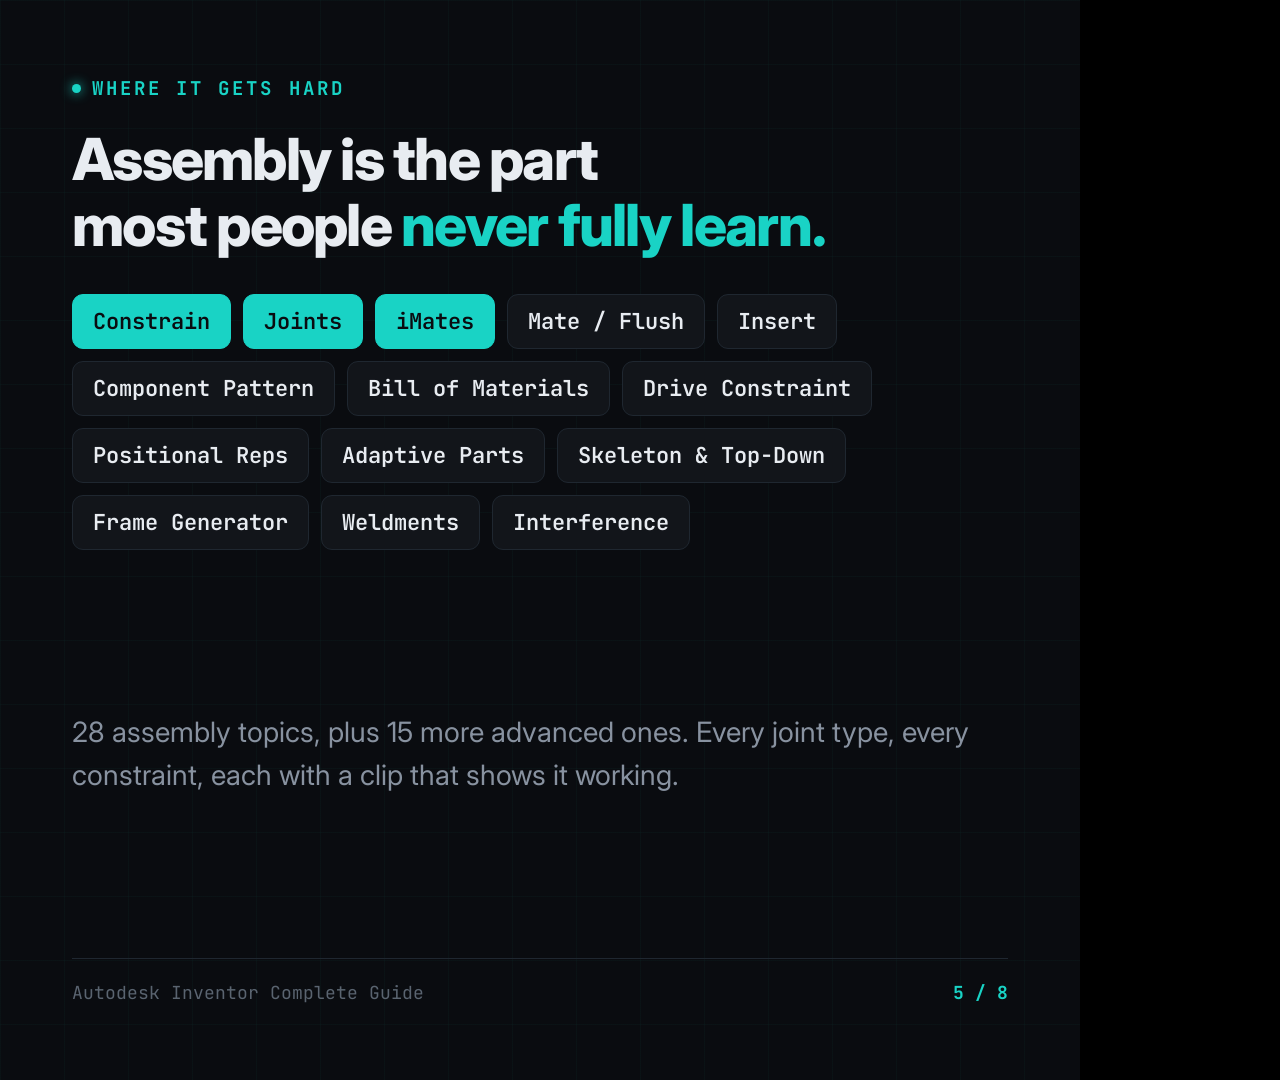
<file: linkedin/_one5.html>
<!DOCTYPE html>
<html lang="en">
<head>
<meta charset="UTF-8">
<style>
  @import url('https://fonts.googleapis.com/css2?family=Inter:wght@400;500;600;700;800;900&family=JetBrains+Mono:wght@400;600;700&display=swap');
  *{margin:0;padding:0;box-sizing:border-box}
  :root{
    --bg:#0a0c10; --surface:#12151a; --surface-2:#181d24; --border:#1f2730;
    --text:#e8ecf1; --text-2:#8892a0; --text-3:#5a6470;
    --accent:#19d3c5; --orange:#ff8a3d; --red:#ff476e;
  }
  body{background:#000;font-family:'Inter',sans-serif}
  .slide{
    width:1080px;height:1080px;position:relative;overflow:hidden;
    background:var(--bg);color:var(--text);display:flex;flex-direction:column;
    padding:76px 72px;
  }
  .slide::before{
    content:'';position:absolute;inset:0;
    background-image:linear-gradient(rgba(25,211,197,.03) 1px,transparent 1px),
                     linear-gradient(90deg,rgba(25,211,197,.03) 1px,transparent 1px);
    background-size:64px 64px;pointer-events:none;
  }
  .inner{position:relative;z-index:2;display:flex;flex-direction:column;height:100%}
  .foot{
    margin-top:auto;display:flex;justify-content:space-between;align-items:center;
    font-family:'JetBrains Mono',monospace;font-size:18px;color:var(--text-3);
    border-top:1px solid var(--border);padding-top:22px;
  }
  .foot .n{color:var(--accent);font-weight:700}
  h1{font-size:78px;font-weight:900;line-height:1.06;letter-spacing:-.035em}
  h2{font-size:58px;font-weight:800;line-height:1.13;letter-spacing:-.03em}
  .hl{color:var(--accent)}
  p{font-size:28px;color:var(--text-2);line-height:1.55;font-weight:400}
  .tag{
    font-family:'JetBrains Mono',monospace;font-size:19px;font-weight:700;
    letter-spacing:.16em;text-transform:uppercase;color:var(--accent);
    display:flex;align-items:center;gap:11px;margin-bottom:26px;
  }
  .tag i{width:9px;height:9px;border-radius:50%;background:var(--accent);box-shadow:0 0 12px var(--accent);font-style:normal}

  /* browser chrome frame around a real screenshot */
  .frame{
    border:1px solid var(--border);border-radius:16px;overflow:hidden;
    background:var(--surface);box-shadow:0 24px 60px rgba(0,0,0,.55);
  }
  .bar{
    height:42px;background:var(--surface-2);display:flex;align-items:center;gap:8px;
    padding:0 18px;border-bottom:1px solid var(--border);
  }
  .bar span{width:11px;height:11px;border-radius:50%;background:#2b333d}
  .bar .url{
    margin-left:14px;font-family:'JetBrains Mono',monospace;font-size:15px;color:var(--text-3);
    background:var(--bg);border:1px solid var(--border);border-radius:7px;padding:4px 14px;
  }
  .frame img{display:block;width:100%}

  /* big statement */
  .big{font-size:62px;font-weight:800;line-height:1.15;letter-spacing:-.03em;margin-top:auto;margin-bottom:auto}

  /* level columns */
  .levels{margin-top:40px;display:grid;grid-template-columns:1fr 1fr 1fr;gap:18px}
  .lv{background:var(--surface);border:1px solid var(--border);border-radius:16px;padding:30px 26px;display:flex;flex-direction:column;gap:14px}
  .lv .lv-h{display:flex;align-items:center;gap:10px;font-family:'JetBrains Mono',monospace;
            font-size:17px;font-weight:700;letter-spacing:.08em;text-transform:uppercase;color:var(--text-2)}
  .lv .lv-h .dot{width:11px;height:11px;border-radius:50%}
  .lv.b .lv-h .dot{background:var(--accent);box-shadow:0 0 10px var(--accent)}
  .lv.i .lv-h .dot{background:var(--orange);box-shadow:0 0 10px var(--orange)}
  .lv.a .lv-h .dot{background:var(--red);box-shadow:0 0 10px var(--red)}
  .lv .lv-n{font-size:56px;font-weight:800;line-height:1;font-family:'JetBrains Mono',monospace}
  .lv.b .lv-n{color:var(--accent)} .lv.i .lv-n{color:var(--orange)} .lv.a .lv-n{color:var(--red)}
  .lv p{font-size:20px;line-height:1.45;color:var(--text-3)}

  /* topic chips */
  .chips{display:flex;flex-wrap:wrap;gap:12px;margin-top:36px;max-width:900px}
  .chip{font-family:'JetBrains Mono',monospace;font-size:22px;font-weight:600;color:var(--text);
        background:var(--surface);border:1px solid var(--border);border-radius:11px;padding:12px 20px}
  .chip.hi{color:var(--bg);background:var(--accent);border-color:var(--accent)}

  .cta{
    margin-top:auto;border:1px solid #12b3a8;border-radius:20px;padding:40px 42px;
    background:linear-gradient(135deg,rgba(25,211,197,.12),rgba(255,138,61,.07));
  }
  .cta h3{font-size:38px;font-weight:800;letter-spacing:-.02em}
  .cta p{font-size:24px;margin-top:12px}
  .cta .u{font-family:'JetBrains Mono',monospace;font-size:26px;color:var(--accent);
          font-weight:700;margin-top:18px}
</style>
<style>body{margin:0}.slide{display:none!important}.slide#s5{display:flex!important}</style></head>
<body>

<!-- 1 — HOOK (real screenshot) -->
<div class="slide" id="s1">
  <div class="inner">
    <div class="tag"><i></i>The whole reason</div>
    <h1>Inventor is huge.<br>Finding the right tool<br><span class="hl">shouldn't be.</span></h1>
    <p style="margin-top:28px;max-width:800px">225 topics on one page, from your first sketch to advanced assembly. Each one with the clip that actually explains it.</p>
    <div class="frame" style="margin-top:auto">
      <div class="bar"><span></span><span></span><span></span><div class="url">inventor-guide.pages.dev</div></div>
      <img src="shots/crop-desktop.png" alt="The guide">
    </div>
    <div class="foot"><span>Autodesk Inventor Complete Guide</span><span class="n">1 / 8</span></div>
  </div>
</div>

<!-- 2 — THE PROBLEM -->
<div class="slide" id="s2">
  <div class="inner">
    <div class="tag"><i></i>Sound familiar?</div>
    <div class="big" style="font-size:54px">
      You need one tool.<br>
      You open YouTube.<br>
      You sit through <span class="hl">30 seconds of intro</span><br>
      to find the <span class="hl">20 seconds</span> you needed.
    </div>
    <p>Then you do it again next week, because you forgot to bookmark it.</p>
    <div class="foot"><span>Autodesk Inventor Complete Guide</span><span class="n">2 / 8</span></div>
  </div>
</div>

<!-- 3 — THE SITE (real desktop screenshot) -->
<div class="slide" id="s3">
  <div class="inner">
    <div class="tag"><i></i>So this exists</div>
    <h2>225 topics.<br>18 categories. <span class="hl">One page.</span></h2>
    <div class="frame" style="margin-top:34px">
      <div class="bar"><span></span><span></span><span></span><div class="url">inventor-guide.pages.dev</div></div>
      <img src="shots/crop-desktop2.png" alt="Desktop view">
    </div>
    <div class="foot"><span>Autodesk Inventor Complete Guide</span><span class="n">3 / 8</span></div>
  </div>
</div>

<!-- 4 — LEVEL PATH -->
<div class="slide" id="s4">
  <div class="inner">
    <div class="tag"><i></i>A real learning path</div>
    <h2>Basic to Advanced,<br>tagged on <span class="hl">every card.</span></h2>
    <div class="levels">
      <div class="lv b"><div class="lv-h"><span class="dot"></span>Basic</div><div class="lv-n">78</div><p>Sketching, extrude, revolve, hole, fillet, constraints.</p></div>
      <div class="lv i"><div class="lv-h"><span class="dot"></span>Intermediate</div><div class="lv-n">58</div><p>Patterns, sheet metal, drawings, parameters, BOM.</p></div>
      <div class="lv a"><div class="lv-h"><span class="dot"></span>Advanced</div><div class="lv-n">89</div><p>Loft, surfaces, iLogic, dynamic simulation, assemblies.</p></div>
    </div>
    <p style="margin-top:34px;max-width:860px">Filter by level and work up in order. No guessing what to learn next.</p>
    <div class="foot"><span>Autodesk Inventor Complete Guide</span><span class="n">4 / 8</span></div>
  </div>
</div>

<!-- 5 — ASSEMBLY FOCUS -->
<div class="slide" id="s5">
  <div class="inner">
    <div class="tag"><i></i>Where it gets hard</div>
    <h2>Assembly is the part<br>most people <span class="hl">never fully learn.</span></h2>
    <div class="chips">
      <span class="chip hi">Constrain</span><span class="chip hi">Joints</span><span class="chip hi">iMates</span>
      <span class="chip">Mate / Flush</span><span class="chip">Insert</span><span class="chip">Component Pattern</span>
      <span class="chip">Bill of Materials</span><span class="chip">Drive Constraint</span><span class="chip">Positional Reps</span>
      <span class="chip">Adaptive Parts</span><span class="chip">Skeleton &amp; Top-Down</span><span class="chip">Frame Generator</span>
      <span class="chip">Weldments</span><span class="chip">Interference</span>
    </div>
    <p style="margin-top:auto;max-width:900px">28 assembly topics, plus 15 more advanced ones. Every joint type, every constraint, each with a clip that shows it working.</p>
    <div class="foot"><span>Autodesk Inventor Complete Guide</span><span class="n">5 / 8</span></div>
  </div>
</div>

<!-- 6 — MOBILE (real mobile screenshot) -->
<div class="slide" id="s6">
  <div class="inner">
    <div class="tag"><i></i>And on your phone</div>
    <h2>Because that's where<br>you <span class="hl">actually</span> look things up.</h2>
    <div style="display:flex;gap:36px;margin-top:36px;align-items:flex-start">
      <div class="frame" style="width:392px;flex:0 0 auto">
        <div class="bar"><span></span><span></span><span></span></div>
        <img src="shots/mobile-true.png" alt="Mobile view">
      </div>
      <div style="padding-top:24px">
        <p style="font-size:26px">Search, filter by level, copy the tool name, hit play.</p>
        <p style="font-size:26px;margin-top:20px">No app. No signup. No email.</p>
        <p style="font-size:26px;margin-top:20px">It's a web page. It just works.</p>
      </div>
    </div>
    <div class="foot"><span>Autodesk Inventor Complete Guide</span><span class="n">6 / 8</span></div>
  </div>
</div>

<!-- 7 — THE HONEST BIT -->
<div class="slide" id="s7">
  <div class="inner">
    <div class="tag"><i></i>The boring part nobody sees</div>
    <div class="big">
      Every video was<br>checked <span class="hl">by hand.</span>
    </div>
    <p style="max-width:860px">224 of 225 topics have a clip matched to that exact tool, then verified live against YouTube. A clip is never borrowed from a similarly-named tool.</p>
    <p style="max-width:860px;margin-top:18px">For the one topic with no decent clip, the card just says <span class="hl">"no clip"</span> rather than quietly playing the wrong thing.</p>
    <div class="foot"><span>Autodesk Inventor Complete Guide</span><span class="n">7 / 8</span></div>
  </div>
</div>

<!-- 8 — CTA -->
<div class="slide" id="s8">
  <div class="inner">
    <div class="tag"><i></i>Free, if you want it</div>
    <h2>Bookmark it.<br>Save yourself the <span class="hl">next search.</span></h2>
    <div class="cta">
      <h3>Autodesk Inventor Complete Guide</h3>
      <p>225 topics · 18 categories · 224 clips, matched to the exact tool.</p>
      <div class="u">inventor-guide.pages.dev</div>
    </div>
    <p style="margin-top:28px;font-size:25px">What's the Inventor tool you still look up every time?</p>
    <div class="foot"><span>Built by Darren Lieu</span><span class="n">8 / 8</span></div>
  </div>
</div>

</body>
</html>
</file>
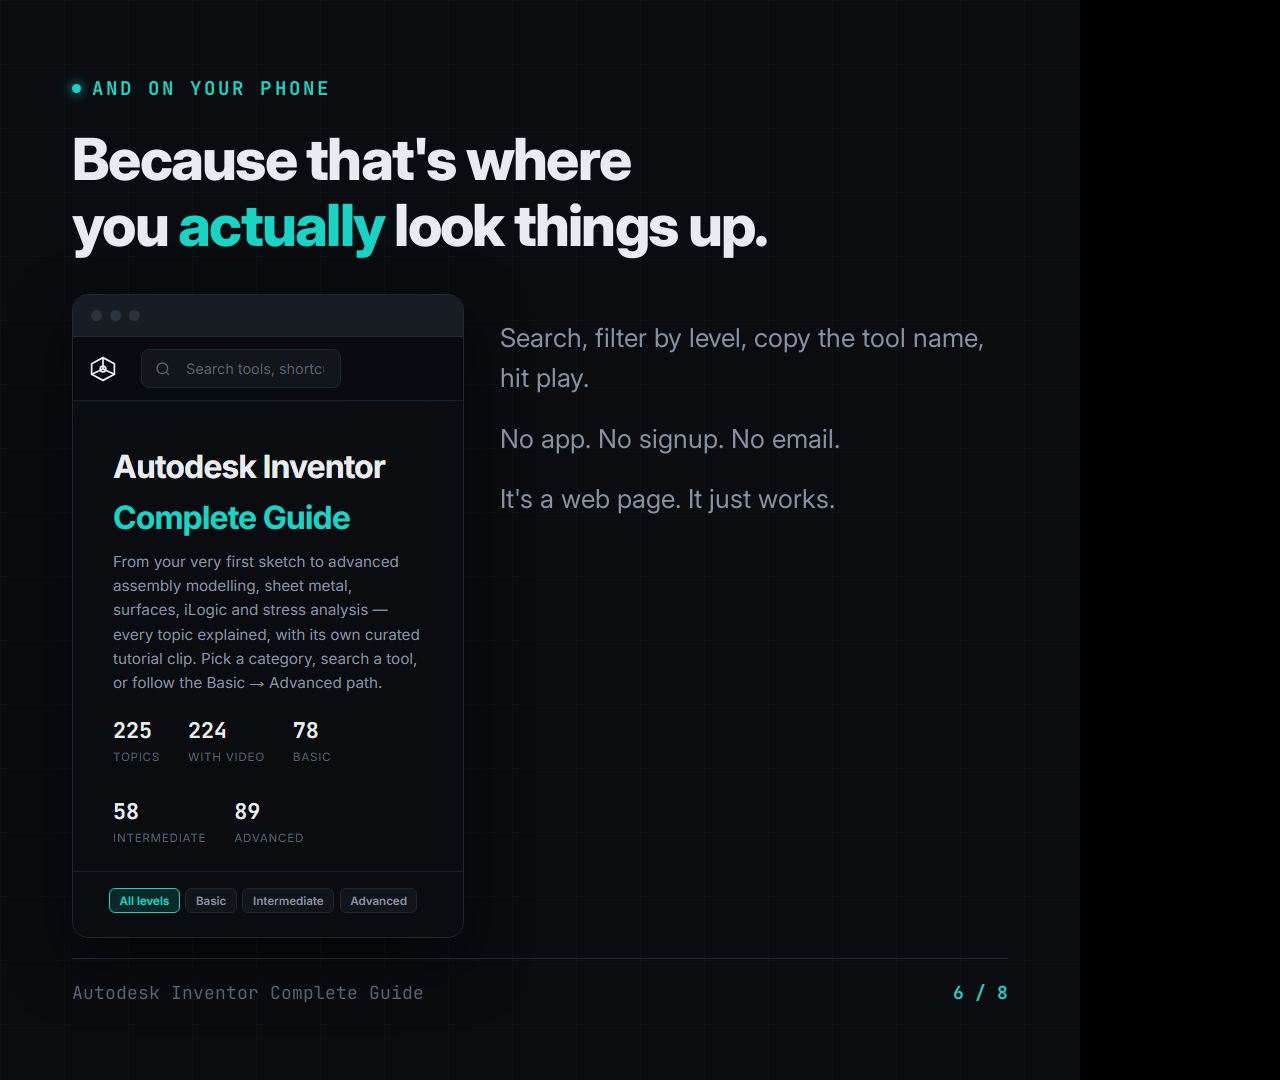
<file: linkedin/_one6.html>
<!DOCTYPE html>
<html lang="en">
<head>
<meta charset="UTF-8">
<style>
  @import url('https://fonts.googleapis.com/css2?family=Inter:wght@400;500;600;700;800;900&family=JetBrains+Mono:wght@400;600;700&display=swap');
  *{margin:0;padding:0;box-sizing:border-box}
  :root{
    --bg:#0a0c10; --surface:#12151a; --surface-2:#181d24; --border:#1f2730;
    --text:#e8ecf1; --text-2:#8892a0; --text-3:#5a6470;
    --accent:#19d3c5; --orange:#ff8a3d; --red:#ff476e;
  }
  body{background:#000;font-family:'Inter',sans-serif}
  .slide{
    width:1080px;height:1080px;position:relative;overflow:hidden;
    background:var(--bg);color:var(--text);display:flex;flex-direction:column;
    padding:76px 72px;
  }
  .slide::before{
    content:'';position:absolute;inset:0;
    background-image:linear-gradient(rgba(25,211,197,.03) 1px,transparent 1px),
                     linear-gradient(90deg,rgba(25,211,197,.03) 1px,transparent 1px);
    background-size:64px 64px;pointer-events:none;
  }
  .inner{position:relative;z-index:2;display:flex;flex-direction:column;height:100%}
  .foot{
    margin-top:auto;display:flex;justify-content:space-between;align-items:center;
    font-family:'JetBrains Mono',monospace;font-size:18px;color:var(--text-3);
    border-top:1px solid var(--border);padding-top:22px;
  }
  .foot .n{color:var(--accent);font-weight:700}
  h1{font-size:78px;font-weight:900;line-height:1.06;letter-spacing:-.035em}
  h2{font-size:58px;font-weight:800;line-height:1.13;letter-spacing:-.03em}
  .hl{color:var(--accent)}
  p{font-size:28px;color:var(--text-2);line-height:1.55;font-weight:400}
  .tag{
    font-family:'JetBrains Mono',monospace;font-size:19px;font-weight:700;
    letter-spacing:.16em;text-transform:uppercase;color:var(--accent);
    display:flex;align-items:center;gap:11px;margin-bottom:26px;
  }
  .tag i{width:9px;height:9px;border-radius:50%;background:var(--accent);box-shadow:0 0 12px var(--accent);font-style:normal}

  /* browser chrome frame around a real screenshot */
  .frame{
    border:1px solid var(--border);border-radius:16px;overflow:hidden;
    background:var(--surface);box-shadow:0 24px 60px rgba(0,0,0,.55);
  }
  .bar{
    height:42px;background:var(--surface-2);display:flex;align-items:center;gap:8px;
    padding:0 18px;border-bottom:1px solid var(--border);
  }
  .bar span{width:11px;height:11px;border-radius:50%;background:#2b333d}
  .bar .url{
    margin-left:14px;font-family:'JetBrains Mono',monospace;font-size:15px;color:var(--text-3);
    background:var(--bg);border:1px solid var(--border);border-radius:7px;padding:4px 14px;
  }
  .frame img{display:block;width:100%}

  /* big statement */
  .big{font-size:62px;font-weight:800;line-height:1.15;letter-spacing:-.03em;margin-top:auto;margin-bottom:auto}

  /* level columns */
  .levels{margin-top:40px;display:grid;grid-template-columns:1fr 1fr 1fr;gap:18px}
  .lv{background:var(--surface);border:1px solid var(--border);border-radius:16px;padding:30px 26px;display:flex;flex-direction:column;gap:14px}
  .lv .lv-h{display:flex;align-items:center;gap:10px;font-family:'JetBrains Mono',monospace;
            font-size:17px;font-weight:700;letter-spacing:.08em;text-transform:uppercase;color:var(--text-2)}
  .lv .lv-h .dot{width:11px;height:11px;border-radius:50%}
  .lv.b .lv-h .dot{background:var(--accent);box-shadow:0 0 10px var(--accent)}
  .lv.i .lv-h .dot{background:var(--orange);box-shadow:0 0 10px var(--orange)}
  .lv.a .lv-h .dot{background:var(--red);box-shadow:0 0 10px var(--red)}
  .lv .lv-n{font-size:56px;font-weight:800;line-height:1;font-family:'JetBrains Mono',monospace}
  .lv.b .lv-n{color:var(--accent)} .lv.i .lv-n{color:var(--orange)} .lv.a .lv-n{color:var(--red)}
  .lv p{font-size:20px;line-height:1.45;color:var(--text-3)}

  /* topic chips */
  .chips{display:flex;flex-wrap:wrap;gap:12px;margin-top:36px;max-width:900px}
  .chip{font-family:'JetBrains Mono',monospace;font-size:22px;font-weight:600;color:var(--text);
        background:var(--surface);border:1px solid var(--border);border-radius:11px;padding:12px 20px}
  .chip.hi{color:var(--bg);background:var(--accent);border-color:var(--accent)}

  .cta{
    margin-top:auto;border:1px solid #12b3a8;border-radius:20px;padding:40px 42px;
    background:linear-gradient(135deg,rgba(25,211,197,.12),rgba(255,138,61,.07));
  }
  .cta h3{font-size:38px;font-weight:800;letter-spacing:-.02em}
  .cta p{font-size:24px;margin-top:12px}
  .cta .u{font-family:'JetBrains Mono',monospace;font-size:26px;color:var(--accent);
          font-weight:700;margin-top:18px}
</style>
<style>body{margin:0}.slide{display:none!important}.slide#s6{display:flex!important}</style></head>
<body>

<!-- 1 — HOOK (real screenshot) -->
<div class="slide" id="s1">
  <div class="inner">
    <div class="tag"><i></i>The whole reason</div>
    <h1>Inventor is huge.<br>Finding the right tool<br><span class="hl">shouldn't be.</span></h1>
    <p style="margin-top:28px;max-width:800px">225 topics on one page, from your first sketch to advanced assembly. Each one with the clip that actually explains it.</p>
    <div class="frame" style="margin-top:auto">
      <div class="bar"><span></span><span></span><span></span><div class="url">inventor-guide.pages.dev</div></div>
      <img src="shots/crop-desktop.png" alt="The guide">
    </div>
    <div class="foot"><span>Autodesk Inventor Complete Guide</span><span class="n">1 / 8</span></div>
  </div>
</div>

<!-- 2 — THE PROBLEM -->
<div class="slide" id="s2">
  <div class="inner">
    <div class="tag"><i></i>Sound familiar?</div>
    <div class="big" style="font-size:54px">
      You need one tool.<br>
      You open YouTube.<br>
      You sit through <span class="hl">30 seconds of intro</span><br>
      to find the <span class="hl">20 seconds</span> you needed.
    </div>
    <p>Then you do it again next week, because you forgot to bookmark it.</p>
    <div class="foot"><span>Autodesk Inventor Complete Guide</span><span class="n">2 / 8</span></div>
  </div>
</div>

<!-- 3 — THE SITE (real desktop screenshot) -->
<div class="slide" id="s3">
  <div class="inner">
    <div class="tag"><i></i>So this exists</div>
    <h2>225 topics.<br>18 categories. <span class="hl">One page.</span></h2>
    <div class="frame" style="margin-top:34px">
      <div class="bar"><span></span><span></span><span></span><div class="url">inventor-guide.pages.dev</div></div>
      <img src="shots/crop-desktop2.png" alt="Desktop view">
    </div>
    <div class="foot"><span>Autodesk Inventor Complete Guide</span><span class="n">3 / 8</span></div>
  </div>
</div>

<!-- 4 — LEVEL PATH -->
<div class="slide" id="s4">
  <div class="inner">
    <div class="tag"><i></i>A real learning path</div>
    <h2>Basic to Advanced,<br>tagged on <span class="hl">every card.</span></h2>
    <div class="levels">
      <div class="lv b"><div class="lv-h"><span class="dot"></span>Basic</div><div class="lv-n">78</div><p>Sketching, extrude, revolve, hole, fillet, constraints.</p></div>
      <div class="lv i"><div class="lv-h"><span class="dot"></span>Intermediate</div><div class="lv-n">58</div><p>Patterns, sheet metal, drawings, parameters, BOM.</p></div>
      <div class="lv a"><div class="lv-h"><span class="dot"></span>Advanced</div><div class="lv-n">89</div><p>Loft, surfaces, iLogic, dynamic simulation, assemblies.</p></div>
    </div>
    <p style="margin-top:34px;max-width:860px">Filter by level and work up in order. No guessing what to learn next.</p>
    <div class="foot"><span>Autodesk Inventor Complete Guide</span><span class="n">4 / 8</span></div>
  </div>
</div>

<!-- 5 — ASSEMBLY FOCUS -->
<div class="slide" id="s5">
  <div class="inner">
    <div class="tag"><i></i>Where it gets hard</div>
    <h2>Assembly is the part<br>most people <span class="hl">never fully learn.</span></h2>
    <div class="chips">
      <span class="chip hi">Constrain</span><span class="chip hi">Joints</span><span class="chip hi">iMates</span>
      <span class="chip">Mate / Flush</span><span class="chip">Insert</span><span class="chip">Component Pattern</span>
      <span class="chip">Bill of Materials</span><span class="chip">Drive Constraint</span><span class="chip">Positional Reps</span>
      <span class="chip">Adaptive Parts</span><span class="chip">Skeleton &amp; Top-Down</span><span class="chip">Frame Generator</span>
      <span class="chip">Weldments</span><span class="chip">Interference</span>
    </div>
    <p style="margin-top:auto;max-width:900px">28 assembly topics, plus 15 more advanced ones. Every joint type, every constraint, each with a clip that shows it working.</p>
    <div class="foot"><span>Autodesk Inventor Complete Guide</span><span class="n">5 / 8</span></div>
  </div>
</div>

<!-- 6 — MOBILE (real mobile screenshot) -->
<div class="slide" id="s6">
  <div class="inner">
    <div class="tag"><i></i>And on your phone</div>
    <h2>Because that's where<br>you <span class="hl">actually</span> look things up.</h2>
    <div style="display:flex;gap:36px;margin-top:36px;align-items:flex-start">
      <div class="frame" style="width:392px;flex:0 0 auto">
        <div class="bar"><span></span><span></span><span></span></div>
        <img src="shots/mobile-true.png" alt="Mobile view">
      </div>
      <div style="padding-top:24px">
        <p style="font-size:26px">Search, filter by level, copy the tool name, hit play.</p>
        <p style="font-size:26px;margin-top:20px">No app. No signup. No email.</p>
        <p style="font-size:26px;margin-top:20px">It's a web page. It just works.</p>
      </div>
    </div>
    <div class="foot"><span>Autodesk Inventor Complete Guide</span><span class="n">6 / 8</span></div>
  </div>
</div>

<!-- 7 — THE HONEST BIT -->
<div class="slide" id="s7">
  <div class="inner">
    <div class="tag"><i></i>The boring part nobody sees</div>
    <div class="big">
      Every video was<br>checked <span class="hl">by hand.</span>
    </div>
    <p style="max-width:860px">224 of 225 topics have a clip matched to that exact tool, then verified live against YouTube. A clip is never borrowed from a similarly-named tool.</p>
    <p style="max-width:860px;margin-top:18px">For the one topic with no decent clip, the card just says <span class="hl">"no clip"</span> rather than quietly playing the wrong thing.</p>
    <div class="foot"><span>Autodesk Inventor Complete Guide</span><span class="n">7 / 8</span></div>
  </div>
</div>

<!-- 8 — CTA -->
<div class="slide" id="s8">
  <div class="inner">
    <div class="tag"><i></i>Free, if you want it</div>
    <h2>Bookmark it.<br>Save yourself the <span class="hl">next search.</span></h2>
    <div class="cta">
      <h3>Autodesk Inventor Complete Guide</h3>
      <p>225 topics · 18 categories · 224 clips, matched to the exact tool.</p>
      <div class="u">inventor-guide.pages.dev</div>
    </div>
    <p style="margin-top:28px;font-size:25px">What's the Inventor tool you still look up every time?</p>
    <div class="foot"><span>Built by Darren Lieu</span><span class="n">8 / 8</span></div>
  </div>
</div>

</body>
</html>
</file>
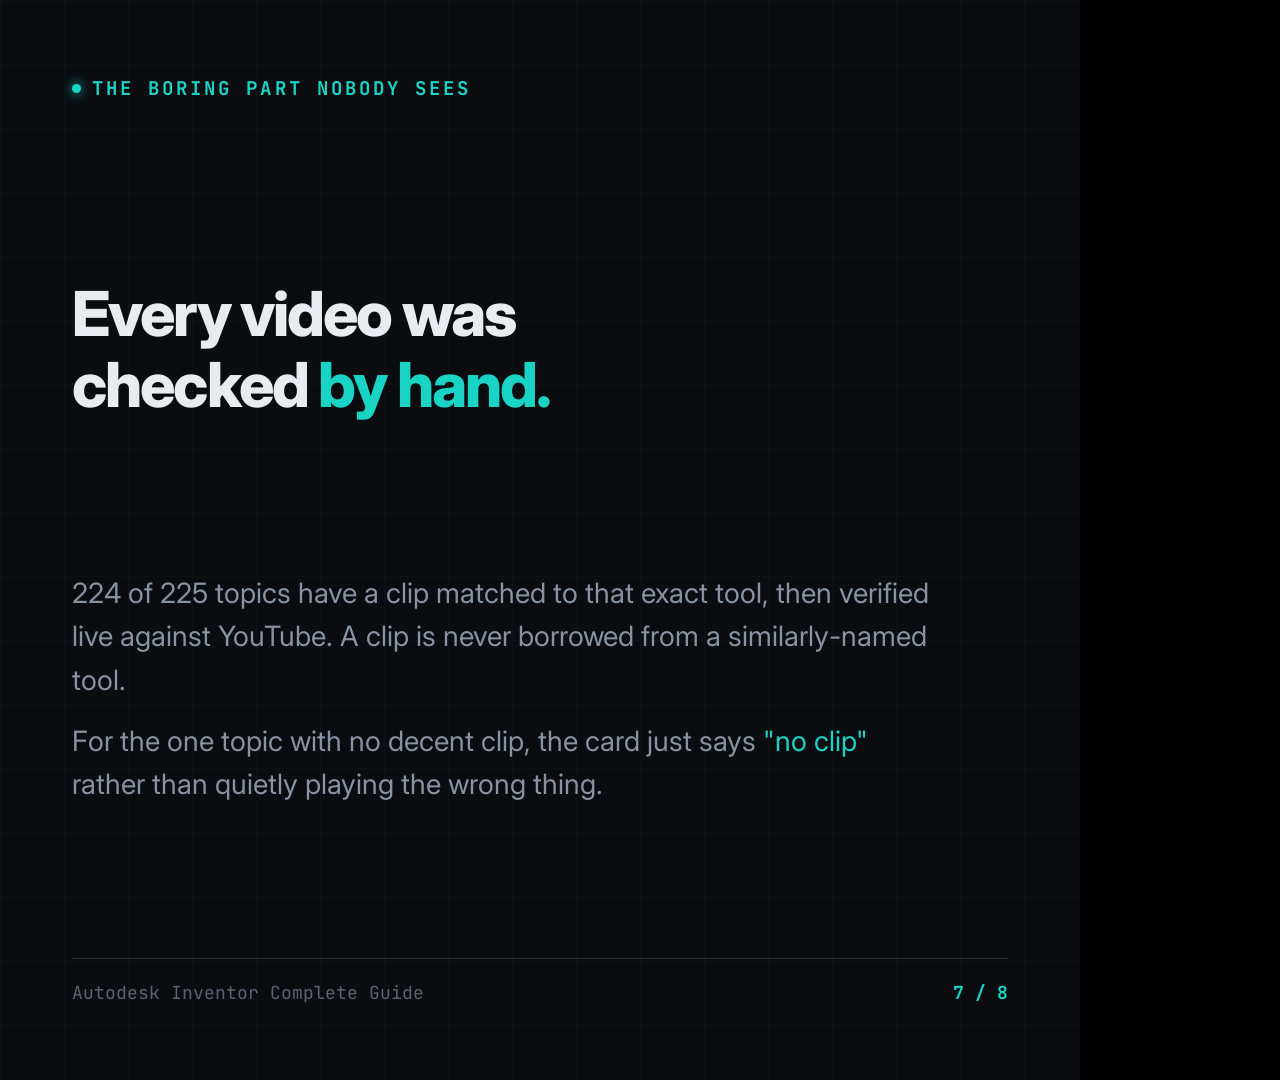
<file: linkedin/_one7.html>
<!DOCTYPE html>
<html lang="en">
<head>
<meta charset="UTF-8">
<style>
  @import url('https://fonts.googleapis.com/css2?family=Inter:wght@400;500;600;700;800;900&family=JetBrains+Mono:wght@400;600;700&display=swap');
  *{margin:0;padding:0;box-sizing:border-box}
  :root{
    --bg:#0a0c10; --surface:#12151a; --surface-2:#181d24; --border:#1f2730;
    --text:#e8ecf1; --text-2:#8892a0; --text-3:#5a6470;
    --accent:#19d3c5; --orange:#ff8a3d; --red:#ff476e;
  }
  body{background:#000;font-family:'Inter',sans-serif}
  .slide{
    width:1080px;height:1080px;position:relative;overflow:hidden;
    background:var(--bg);color:var(--text);display:flex;flex-direction:column;
    padding:76px 72px;
  }
  .slide::before{
    content:'';position:absolute;inset:0;
    background-image:linear-gradient(rgba(25,211,197,.03) 1px,transparent 1px),
                     linear-gradient(90deg,rgba(25,211,197,.03) 1px,transparent 1px);
    background-size:64px 64px;pointer-events:none;
  }
  .inner{position:relative;z-index:2;display:flex;flex-direction:column;height:100%}
  .foot{
    margin-top:auto;display:flex;justify-content:space-between;align-items:center;
    font-family:'JetBrains Mono',monospace;font-size:18px;color:var(--text-3);
    border-top:1px solid var(--border);padding-top:22px;
  }
  .foot .n{color:var(--accent);font-weight:700}
  h1{font-size:78px;font-weight:900;line-height:1.06;letter-spacing:-.035em}
  h2{font-size:58px;font-weight:800;line-height:1.13;letter-spacing:-.03em}
  .hl{color:var(--accent)}
  p{font-size:28px;color:var(--text-2);line-height:1.55;font-weight:400}
  .tag{
    font-family:'JetBrains Mono',monospace;font-size:19px;font-weight:700;
    letter-spacing:.16em;text-transform:uppercase;color:var(--accent);
    display:flex;align-items:center;gap:11px;margin-bottom:26px;
  }
  .tag i{width:9px;height:9px;border-radius:50%;background:var(--accent);box-shadow:0 0 12px var(--accent);font-style:normal}

  /* browser chrome frame around a real screenshot */
  .frame{
    border:1px solid var(--border);border-radius:16px;overflow:hidden;
    background:var(--surface);box-shadow:0 24px 60px rgba(0,0,0,.55);
  }
  .bar{
    height:42px;background:var(--surface-2);display:flex;align-items:center;gap:8px;
    padding:0 18px;border-bottom:1px solid var(--border);
  }
  .bar span{width:11px;height:11px;border-radius:50%;background:#2b333d}
  .bar .url{
    margin-left:14px;font-family:'JetBrains Mono',monospace;font-size:15px;color:var(--text-3);
    background:var(--bg);border:1px solid var(--border);border-radius:7px;padding:4px 14px;
  }
  .frame img{display:block;width:100%}

  /* big statement */
  .big{font-size:62px;font-weight:800;line-height:1.15;letter-spacing:-.03em;margin-top:auto;margin-bottom:auto}

  /* level columns */
  .levels{margin-top:40px;display:grid;grid-template-columns:1fr 1fr 1fr;gap:18px}
  .lv{background:var(--surface);border:1px solid var(--border);border-radius:16px;padding:30px 26px;display:flex;flex-direction:column;gap:14px}
  .lv .lv-h{display:flex;align-items:center;gap:10px;font-family:'JetBrains Mono',monospace;
            font-size:17px;font-weight:700;letter-spacing:.08em;text-transform:uppercase;color:var(--text-2)}
  .lv .lv-h .dot{width:11px;height:11px;border-radius:50%}
  .lv.b .lv-h .dot{background:var(--accent);box-shadow:0 0 10px var(--accent)}
  .lv.i .lv-h .dot{background:var(--orange);box-shadow:0 0 10px var(--orange)}
  .lv.a .lv-h .dot{background:var(--red);box-shadow:0 0 10px var(--red)}
  .lv .lv-n{font-size:56px;font-weight:800;line-height:1;font-family:'JetBrains Mono',monospace}
  .lv.b .lv-n{color:var(--accent)} .lv.i .lv-n{color:var(--orange)} .lv.a .lv-n{color:var(--red)}
  .lv p{font-size:20px;line-height:1.45;color:var(--text-3)}

  /* topic chips */
  .chips{display:flex;flex-wrap:wrap;gap:12px;margin-top:36px;max-width:900px}
  .chip{font-family:'JetBrains Mono',monospace;font-size:22px;font-weight:600;color:var(--text);
        background:var(--surface);border:1px solid var(--border);border-radius:11px;padding:12px 20px}
  .chip.hi{color:var(--bg);background:var(--accent);border-color:var(--accent)}

  .cta{
    margin-top:auto;border:1px solid #12b3a8;border-radius:20px;padding:40px 42px;
    background:linear-gradient(135deg,rgba(25,211,197,.12),rgba(255,138,61,.07));
  }
  .cta h3{font-size:38px;font-weight:800;letter-spacing:-.02em}
  .cta p{font-size:24px;margin-top:12px}
  .cta .u{font-family:'JetBrains Mono',monospace;font-size:26px;color:var(--accent);
          font-weight:700;margin-top:18px}
</style>
<style>body{margin:0}.slide{display:none!important}.slide#s7{display:flex!important}</style></head>
<body>

<!-- 1 — HOOK (real screenshot) -->
<div class="slide" id="s1">
  <div class="inner">
    <div class="tag"><i></i>The whole reason</div>
    <h1>Inventor is huge.<br>Finding the right tool<br><span class="hl">shouldn't be.</span></h1>
    <p style="margin-top:28px;max-width:800px">225 topics on one page, from your first sketch to advanced assembly. Each one with the clip that actually explains it.</p>
    <div class="frame" style="margin-top:auto">
      <div class="bar"><span></span><span></span><span></span><div class="url">inventor-guide.pages.dev</div></div>
      <img src="shots/crop-desktop.png" alt="The guide">
    </div>
    <div class="foot"><span>Autodesk Inventor Complete Guide</span><span class="n">1 / 8</span></div>
  </div>
</div>

<!-- 2 — THE PROBLEM -->
<div class="slide" id="s2">
  <div class="inner">
    <div class="tag"><i></i>Sound familiar?</div>
    <div class="big" style="font-size:54px">
      You need one tool.<br>
      You open YouTube.<br>
      You sit through <span class="hl">30 seconds of intro</span><br>
      to find the <span class="hl">20 seconds</span> you needed.
    </div>
    <p>Then you do it again next week, because you forgot to bookmark it.</p>
    <div class="foot"><span>Autodesk Inventor Complete Guide</span><span class="n">2 / 8</span></div>
  </div>
</div>

<!-- 3 — THE SITE (real desktop screenshot) -->
<div class="slide" id="s3">
  <div class="inner">
    <div class="tag"><i></i>So this exists</div>
    <h2>225 topics.<br>18 categories. <span class="hl">One page.</span></h2>
    <div class="frame" style="margin-top:34px">
      <div class="bar"><span></span><span></span><span></span><div class="url">inventor-guide.pages.dev</div></div>
      <img src="shots/crop-desktop2.png" alt="Desktop view">
    </div>
    <div class="foot"><span>Autodesk Inventor Complete Guide</span><span class="n">3 / 8</span></div>
  </div>
</div>

<!-- 4 — LEVEL PATH -->
<div class="slide" id="s4">
  <div class="inner">
    <div class="tag"><i></i>A real learning path</div>
    <h2>Basic to Advanced,<br>tagged on <span class="hl">every card.</span></h2>
    <div class="levels">
      <div class="lv b"><div class="lv-h"><span class="dot"></span>Basic</div><div class="lv-n">78</div><p>Sketching, extrude, revolve, hole, fillet, constraints.</p></div>
      <div class="lv i"><div class="lv-h"><span class="dot"></span>Intermediate</div><div class="lv-n">58</div><p>Patterns, sheet metal, drawings, parameters, BOM.</p></div>
      <div class="lv a"><div class="lv-h"><span class="dot"></span>Advanced</div><div class="lv-n">89</div><p>Loft, surfaces, iLogic, dynamic simulation, assemblies.</p></div>
    </div>
    <p style="margin-top:34px;max-width:860px">Filter by level and work up in order. No guessing what to learn next.</p>
    <div class="foot"><span>Autodesk Inventor Complete Guide</span><span class="n">4 / 8</span></div>
  </div>
</div>

<!-- 5 — ASSEMBLY FOCUS -->
<div class="slide" id="s5">
  <div class="inner">
    <div class="tag"><i></i>Where it gets hard</div>
    <h2>Assembly is the part<br>most people <span class="hl">never fully learn.</span></h2>
    <div class="chips">
      <span class="chip hi">Constrain</span><span class="chip hi">Joints</span><span class="chip hi">iMates</span>
      <span class="chip">Mate / Flush</span><span class="chip">Insert</span><span class="chip">Component Pattern</span>
      <span class="chip">Bill of Materials</span><span class="chip">Drive Constraint</span><span class="chip">Positional Reps</span>
      <span class="chip">Adaptive Parts</span><span class="chip">Skeleton &amp; Top-Down</span><span class="chip">Frame Generator</span>
      <span class="chip">Weldments</span><span class="chip">Interference</span>
    </div>
    <p style="margin-top:auto;max-width:900px">28 assembly topics, plus 15 more advanced ones. Every joint type, every constraint, each with a clip that shows it working.</p>
    <div class="foot"><span>Autodesk Inventor Complete Guide</span><span class="n">5 / 8</span></div>
  </div>
</div>

<!-- 6 — MOBILE (real mobile screenshot) -->
<div class="slide" id="s6">
  <div class="inner">
    <div class="tag"><i></i>And on your phone</div>
    <h2>Because that's where<br>you <span class="hl">actually</span> look things up.</h2>
    <div style="display:flex;gap:36px;margin-top:36px;align-items:flex-start">
      <div class="frame" style="width:392px;flex:0 0 auto">
        <div class="bar"><span></span><span></span><span></span></div>
        <img src="shots/mobile-true.png" alt="Mobile view">
      </div>
      <div style="padding-top:24px">
        <p style="font-size:26px">Search, filter by level, copy the tool name, hit play.</p>
        <p style="font-size:26px;margin-top:20px">No app. No signup. No email.</p>
        <p style="font-size:26px;margin-top:20px">It's a web page. It just works.</p>
      </div>
    </div>
    <div class="foot"><span>Autodesk Inventor Complete Guide</span><span class="n">6 / 8</span></div>
  </div>
</div>

<!-- 7 — THE HONEST BIT -->
<div class="slide" id="s7">
  <div class="inner">
    <div class="tag"><i></i>The boring part nobody sees</div>
    <div class="big">
      Every video was<br>checked <span class="hl">by hand.</span>
    </div>
    <p style="max-width:860px">224 of 225 topics have a clip matched to that exact tool, then verified live against YouTube. A clip is never borrowed from a similarly-named tool.</p>
    <p style="max-width:860px;margin-top:18px">For the one topic with no decent clip, the card just says <span class="hl">"no clip"</span> rather than quietly playing the wrong thing.</p>
    <div class="foot"><span>Autodesk Inventor Complete Guide</span><span class="n">7 / 8</span></div>
  </div>
</div>

<!-- 8 — CTA -->
<div class="slide" id="s8">
  <div class="inner">
    <div class="tag"><i></i>Free, if you want it</div>
    <h2>Bookmark it.<br>Save yourself the <span class="hl">next search.</span></h2>
    <div class="cta">
      <h3>Autodesk Inventor Complete Guide</h3>
      <p>225 topics · 18 categories · 224 clips, matched to the exact tool.</p>
      <div class="u">inventor-guide.pages.dev</div>
    </div>
    <p style="margin-top:28px;font-size:25px">What's the Inventor tool you still look up every time?</p>
    <div class="foot"><span>Built by Darren Lieu</span><span class="n">8 / 8</span></div>
  </div>
</div>

</body>
</html>
</file>
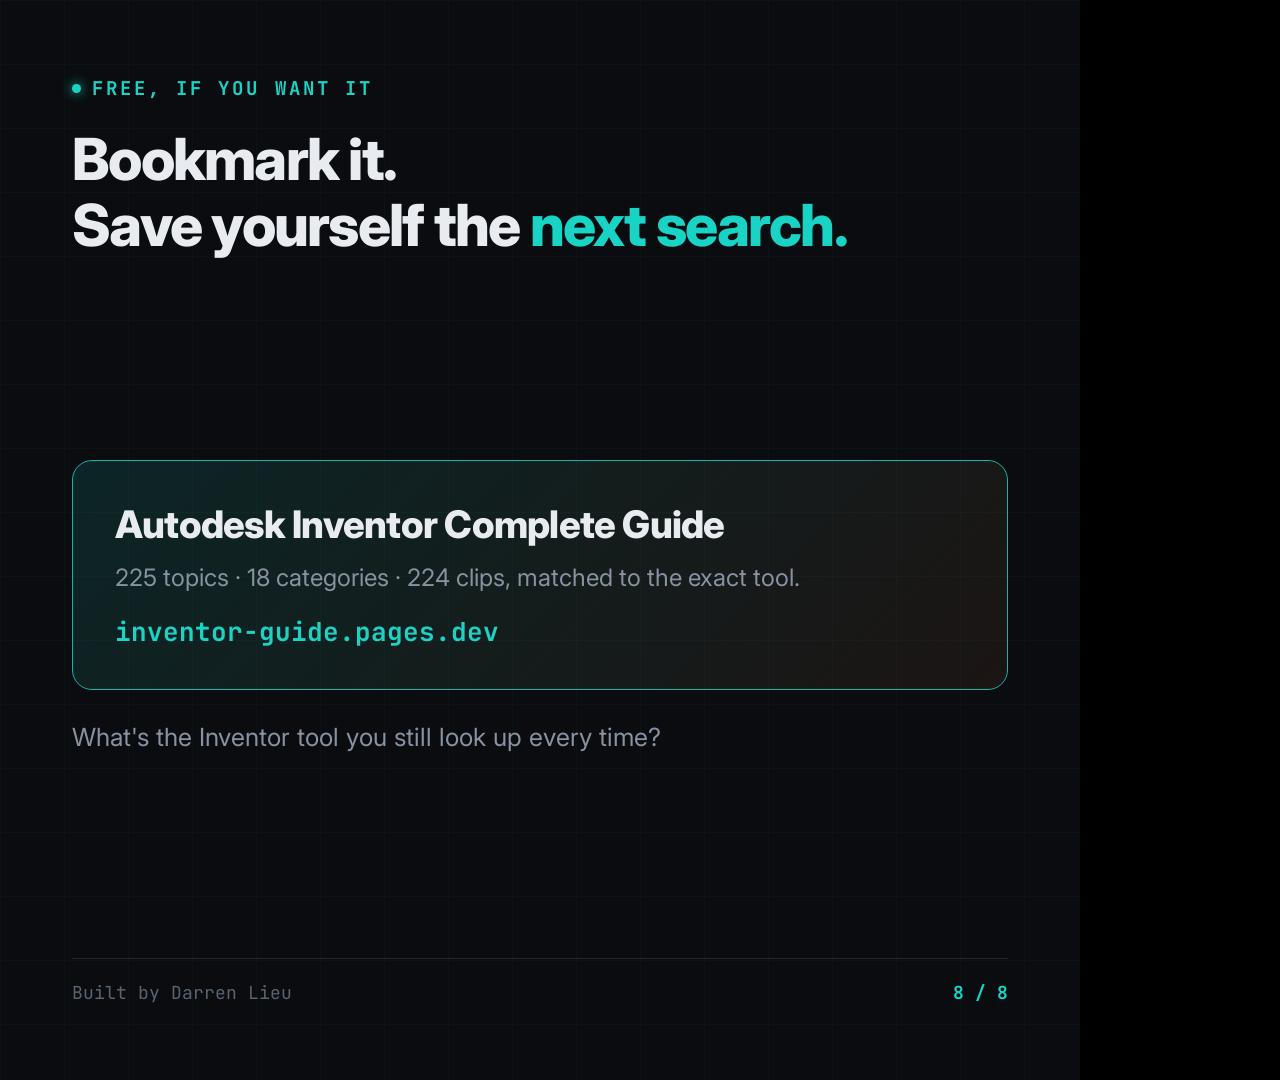
<file: linkedin/_one8.html>
<!DOCTYPE html>
<html lang="en">
<head>
<meta charset="UTF-8">
<style>
  @import url('https://fonts.googleapis.com/css2?family=Inter:wght@400;500;600;700;800;900&family=JetBrains+Mono:wght@400;600;700&display=swap');
  *{margin:0;padding:0;box-sizing:border-box}
  :root{
    --bg:#0a0c10; --surface:#12151a; --surface-2:#181d24; --border:#1f2730;
    --text:#e8ecf1; --text-2:#8892a0; --text-3:#5a6470;
    --accent:#19d3c5; --orange:#ff8a3d; --red:#ff476e;
  }
  body{background:#000;font-family:'Inter',sans-serif}
  .slide{
    width:1080px;height:1080px;position:relative;overflow:hidden;
    background:var(--bg);color:var(--text);display:flex;flex-direction:column;
    padding:76px 72px;
  }
  .slide::before{
    content:'';position:absolute;inset:0;
    background-image:linear-gradient(rgba(25,211,197,.03) 1px,transparent 1px),
                     linear-gradient(90deg,rgba(25,211,197,.03) 1px,transparent 1px);
    background-size:64px 64px;pointer-events:none;
  }
  .inner{position:relative;z-index:2;display:flex;flex-direction:column;height:100%}
  .foot{
    margin-top:auto;display:flex;justify-content:space-between;align-items:center;
    font-family:'JetBrains Mono',monospace;font-size:18px;color:var(--text-3);
    border-top:1px solid var(--border);padding-top:22px;
  }
  .foot .n{color:var(--accent);font-weight:700}
  h1{font-size:78px;font-weight:900;line-height:1.06;letter-spacing:-.035em}
  h2{font-size:58px;font-weight:800;line-height:1.13;letter-spacing:-.03em}
  .hl{color:var(--accent)}
  p{font-size:28px;color:var(--text-2);line-height:1.55;font-weight:400}
  .tag{
    font-family:'JetBrains Mono',monospace;font-size:19px;font-weight:700;
    letter-spacing:.16em;text-transform:uppercase;color:var(--accent);
    display:flex;align-items:center;gap:11px;margin-bottom:26px;
  }
  .tag i{width:9px;height:9px;border-radius:50%;background:var(--accent);box-shadow:0 0 12px var(--accent);font-style:normal}

  /* browser chrome frame around a real screenshot */
  .frame{
    border:1px solid var(--border);border-radius:16px;overflow:hidden;
    background:var(--surface);box-shadow:0 24px 60px rgba(0,0,0,.55);
  }
  .bar{
    height:42px;background:var(--surface-2);display:flex;align-items:center;gap:8px;
    padding:0 18px;border-bottom:1px solid var(--border);
  }
  .bar span{width:11px;height:11px;border-radius:50%;background:#2b333d}
  .bar .url{
    margin-left:14px;font-family:'JetBrains Mono',monospace;font-size:15px;color:var(--text-3);
    background:var(--bg);border:1px solid var(--border);border-radius:7px;padding:4px 14px;
  }
  .frame img{display:block;width:100%}

  /* big statement */
  .big{font-size:62px;font-weight:800;line-height:1.15;letter-spacing:-.03em;margin-top:auto;margin-bottom:auto}

  /* level columns */
  .levels{margin-top:40px;display:grid;grid-template-columns:1fr 1fr 1fr;gap:18px}
  .lv{background:var(--surface);border:1px solid var(--border);border-radius:16px;padding:30px 26px;display:flex;flex-direction:column;gap:14px}
  .lv .lv-h{display:flex;align-items:center;gap:10px;font-family:'JetBrains Mono',monospace;
            font-size:17px;font-weight:700;letter-spacing:.08em;text-transform:uppercase;color:var(--text-2)}
  .lv .lv-h .dot{width:11px;height:11px;border-radius:50%}
  .lv.b .lv-h .dot{background:var(--accent);box-shadow:0 0 10px var(--accent)}
  .lv.i .lv-h .dot{background:var(--orange);box-shadow:0 0 10px var(--orange)}
  .lv.a .lv-h .dot{background:var(--red);box-shadow:0 0 10px var(--red)}
  .lv .lv-n{font-size:56px;font-weight:800;line-height:1;font-family:'JetBrains Mono',monospace}
  .lv.b .lv-n{color:var(--accent)} .lv.i .lv-n{color:var(--orange)} .lv.a .lv-n{color:var(--red)}
  .lv p{font-size:20px;line-height:1.45;color:var(--text-3)}

  /* topic chips */
  .chips{display:flex;flex-wrap:wrap;gap:12px;margin-top:36px;max-width:900px}
  .chip{font-family:'JetBrains Mono',monospace;font-size:22px;font-weight:600;color:var(--text);
        background:var(--surface);border:1px solid var(--border);border-radius:11px;padding:12px 20px}
  .chip.hi{color:var(--bg);background:var(--accent);border-color:var(--accent)}

  .cta{
    margin-top:auto;border:1px solid #12b3a8;border-radius:20px;padding:40px 42px;
    background:linear-gradient(135deg,rgba(25,211,197,.12),rgba(255,138,61,.07));
  }
  .cta h3{font-size:38px;font-weight:800;letter-spacing:-.02em}
  .cta p{font-size:24px;margin-top:12px}
  .cta .u{font-family:'JetBrains Mono',monospace;font-size:26px;color:var(--accent);
          font-weight:700;margin-top:18px}
</style>
<style>body{margin:0}.slide{display:none!important}.slide#s8{display:flex!important}</style></head>
<body>

<!-- 1 — HOOK (real screenshot) -->
<div class="slide" id="s1">
  <div class="inner">
    <div class="tag"><i></i>The whole reason</div>
    <h1>Inventor is huge.<br>Finding the right tool<br><span class="hl">shouldn't be.</span></h1>
    <p style="margin-top:28px;max-width:800px">225 topics on one page, from your first sketch to advanced assembly. Each one with the clip that actually explains it.</p>
    <div class="frame" style="margin-top:auto">
      <div class="bar"><span></span><span></span><span></span><div class="url">inventor-guide.pages.dev</div></div>
      <img src="shots/crop-desktop.png" alt="The guide">
    </div>
    <div class="foot"><span>Autodesk Inventor Complete Guide</span><span class="n">1 / 8</span></div>
  </div>
</div>

<!-- 2 — THE PROBLEM -->
<div class="slide" id="s2">
  <div class="inner">
    <div class="tag"><i></i>Sound familiar?</div>
    <div class="big" style="font-size:54px">
      You need one tool.<br>
      You open YouTube.<br>
      You sit through <span class="hl">30 seconds of intro</span><br>
      to find the <span class="hl">20 seconds</span> you needed.
    </div>
    <p>Then you do it again next week, because you forgot to bookmark it.</p>
    <div class="foot"><span>Autodesk Inventor Complete Guide</span><span class="n">2 / 8</span></div>
  </div>
</div>

<!-- 3 — THE SITE (real desktop screenshot) -->
<div class="slide" id="s3">
  <div class="inner">
    <div class="tag"><i></i>So this exists</div>
    <h2>225 topics.<br>18 categories. <span class="hl">One page.</span></h2>
    <div class="frame" style="margin-top:34px">
      <div class="bar"><span></span><span></span><span></span><div class="url">inventor-guide.pages.dev</div></div>
      <img src="shots/crop-desktop2.png" alt="Desktop view">
    </div>
    <div class="foot"><span>Autodesk Inventor Complete Guide</span><span class="n">3 / 8</span></div>
  </div>
</div>

<!-- 4 — LEVEL PATH -->
<div class="slide" id="s4">
  <div class="inner">
    <div class="tag"><i></i>A real learning path</div>
    <h2>Basic to Advanced,<br>tagged on <span class="hl">every card.</span></h2>
    <div class="levels">
      <div class="lv b"><div class="lv-h"><span class="dot"></span>Basic</div><div class="lv-n">78</div><p>Sketching, extrude, revolve, hole, fillet, constraints.</p></div>
      <div class="lv i"><div class="lv-h"><span class="dot"></span>Intermediate</div><div class="lv-n">58</div><p>Patterns, sheet metal, drawings, parameters, BOM.</p></div>
      <div class="lv a"><div class="lv-h"><span class="dot"></span>Advanced</div><div class="lv-n">89</div><p>Loft, surfaces, iLogic, dynamic simulation, assemblies.</p></div>
    </div>
    <p style="margin-top:34px;max-width:860px">Filter by level and work up in order. No guessing what to learn next.</p>
    <div class="foot"><span>Autodesk Inventor Complete Guide</span><span class="n">4 / 8</span></div>
  </div>
</div>

<!-- 5 — ASSEMBLY FOCUS -->
<div class="slide" id="s5">
  <div class="inner">
    <div class="tag"><i></i>Where it gets hard</div>
    <h2>Assembly is the part<br>most people <span class="hl">never fully learn.</span></h2>
    <div class="chips">
      <span class="chip hi">Constrain</span><span class="chip hi">Joints</span><span class="chip hi">iMates</span>
      <span class="chip">Mate / Flush</span><span class="chip">Insert</span><span class="chip">Component Pattern</span>
      <span class="chip">Bill of Materials</span><span class="chip">Drive Constraint</span><span class="chip">Positional Reps</span>
      <span class="chip">Adaptive Parts</span><span class="chip">Skeleton &amp; Top-Down</span><span class="chip">Frame Generator</span>
      <span class="chip">Weldments</span><span class="chip">Interference</span>
    </div>
    <p style="margin-top:auto;max-width:900px">28 assembly topics, plus 15 more advanced ones. Every joint type, every constraint, each with a clip that shows it working.</p>
    <div class="foot"><span>Autodesk Inventor Complete Guide</span><span class="n">5 / 8</span></div>
  </div>
</div>

<!-- 6 — MOBILE (real mobile screenshot) -->
<div class="slide" id="s6">
  <div class="inner">
    <div class="tag"><i></i>And on your phone</div>
    <h2>Because that's where<br>you <span class="hl">actually</span> look things up.</h2>
    <div style="display:flex;gap:36px;margin-top:36px;align-items:flex-start">
      <div class="frame" style="width:392px;flex:0 0 auto">
        <div class="bar"><span></span><span></span><span></span></div>
        <img src="shots/mobile-true.png" alt="Mobile view">
      </div>
      <div style="padding-top:24px">
        <p style="font-size:26px">Search, filter by level, copy the tool name, hit play.</p>
        <p style="font-size:26px;margin-top:20px">No app. No signup. No email.</p>
        <p style="font-size:26px;margin-top:20px">It's a web page. It just works.</p>
      </div>
    </div>
    <div class="foot"><span>Autodesk Inventor Complete Guide</span><span class="n">6 / 8</span></div>
  </div>
</div>

<!-- 7 — THE HONEST BIT -->
<div class="slide" id="s7">
  <div class="inner">
    <div class="tag"><i></i>The boring part nobody sees</div>
    <div class="big">
      Every video was<br>checked <span class="hl">by hand.</span>
    </div>
    <p style="max-width:860px">224 of 225 topics have a clip matched to that exact tool, then verified live against YouTube. A clip is never borrowed from a similarly-named tool.</p>
    <p style="max-width:860px;margin-top:18px">For the one topic with no decent clip, the card just says <span class="hl">"no clip"</span> rather than quietly playing the wrong thing.</p>
    <div class="foot"><span>Autodesk Inventor Complete Guide</span><span class="n">7 / 8</span></div>
  </div>
</div>

<!-- 8 — CTA -->
<div class="slide" id="s8">
  <div class="inner">
    <div class="tag"><i></i>Free, if you want it</div>
    <h2>Bookmark it.<br>Save yourself the <span class="hl">next search.</span></h2>
    <div class="cta">
      <h3>Autodesk Inventor Complete Guide</h3>
      <p>225 topics · 18 categories · 224 clips, matched to the exact tool.</p>
      <div class="u">inventor-guide.pages.dev</div>
    </div>
    <p style="margin-top:28px;font-size:25px">What's the Inventor tool you still look up every time?</p>
    <div class="foot"><span>Built by Darren Lieu</span><span class="n">8 / 8</span></div>
  </div>
</div>

</body>
</html>
</file>
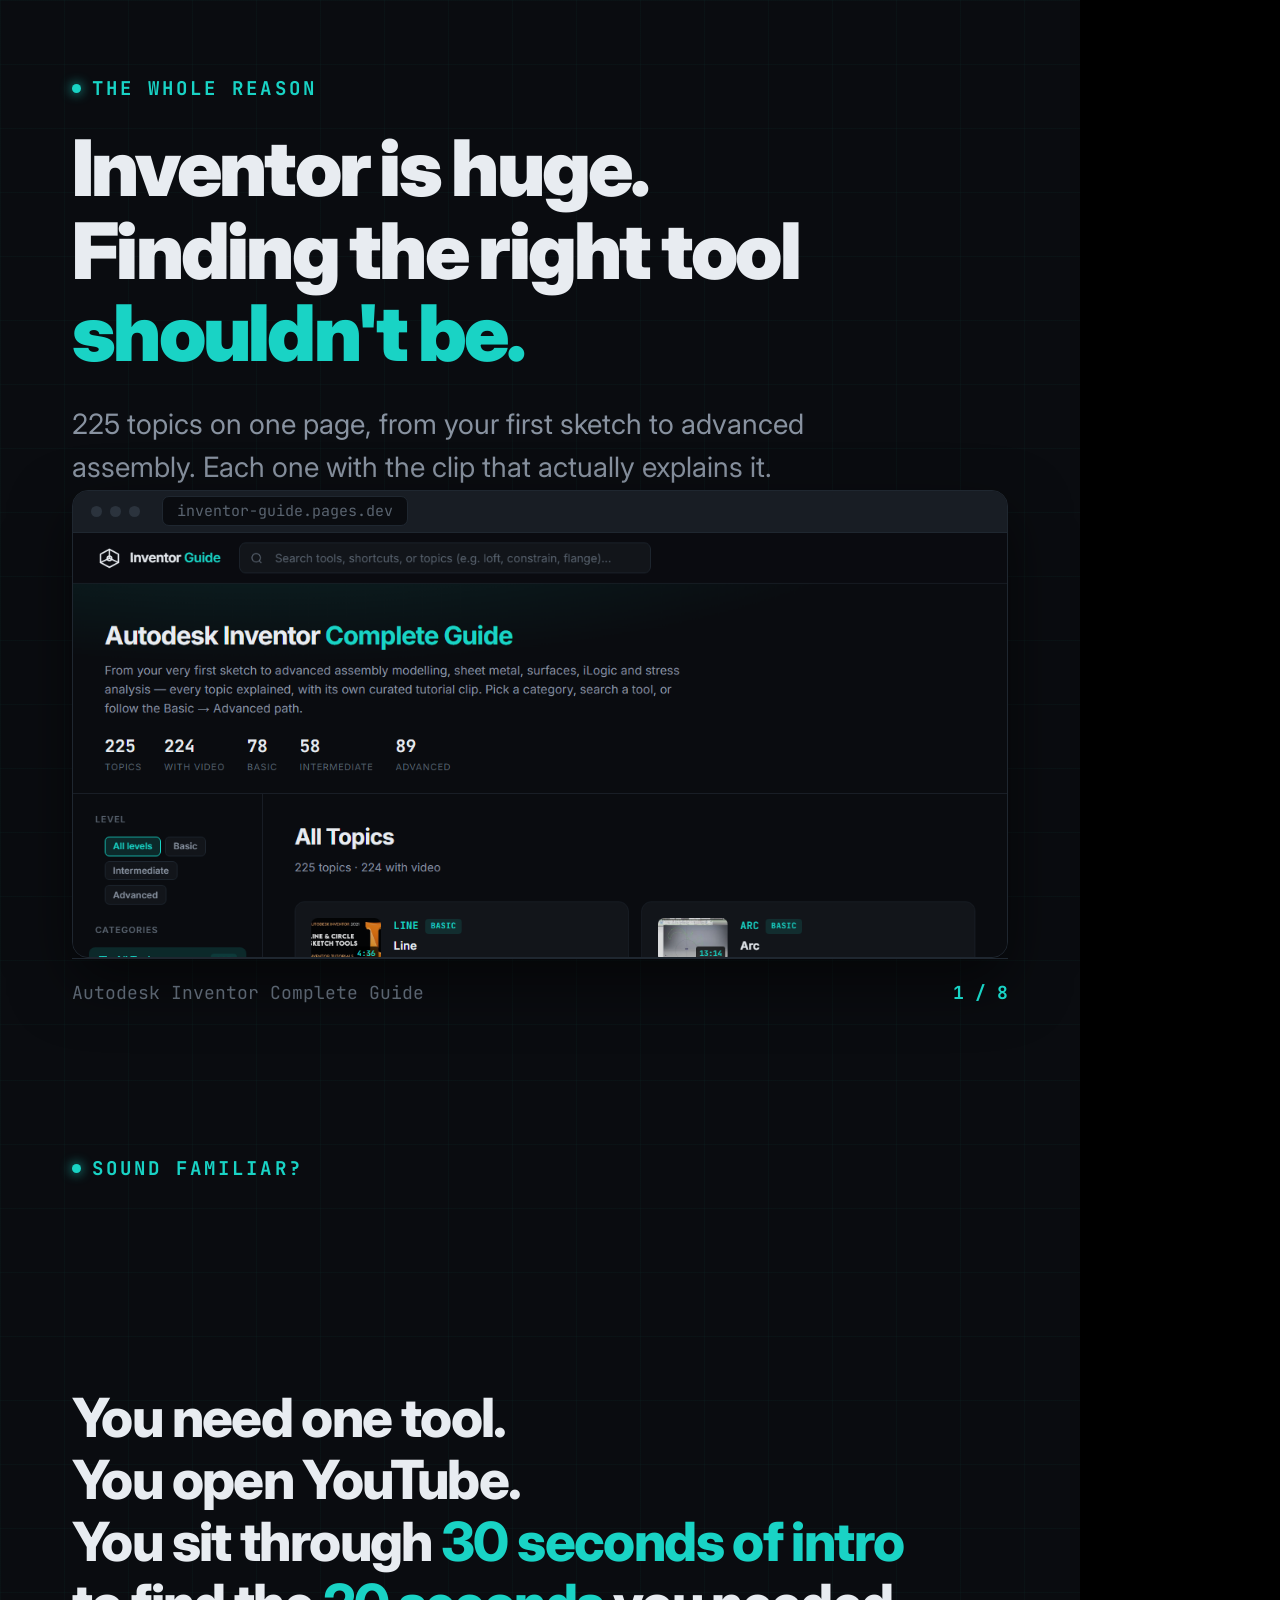
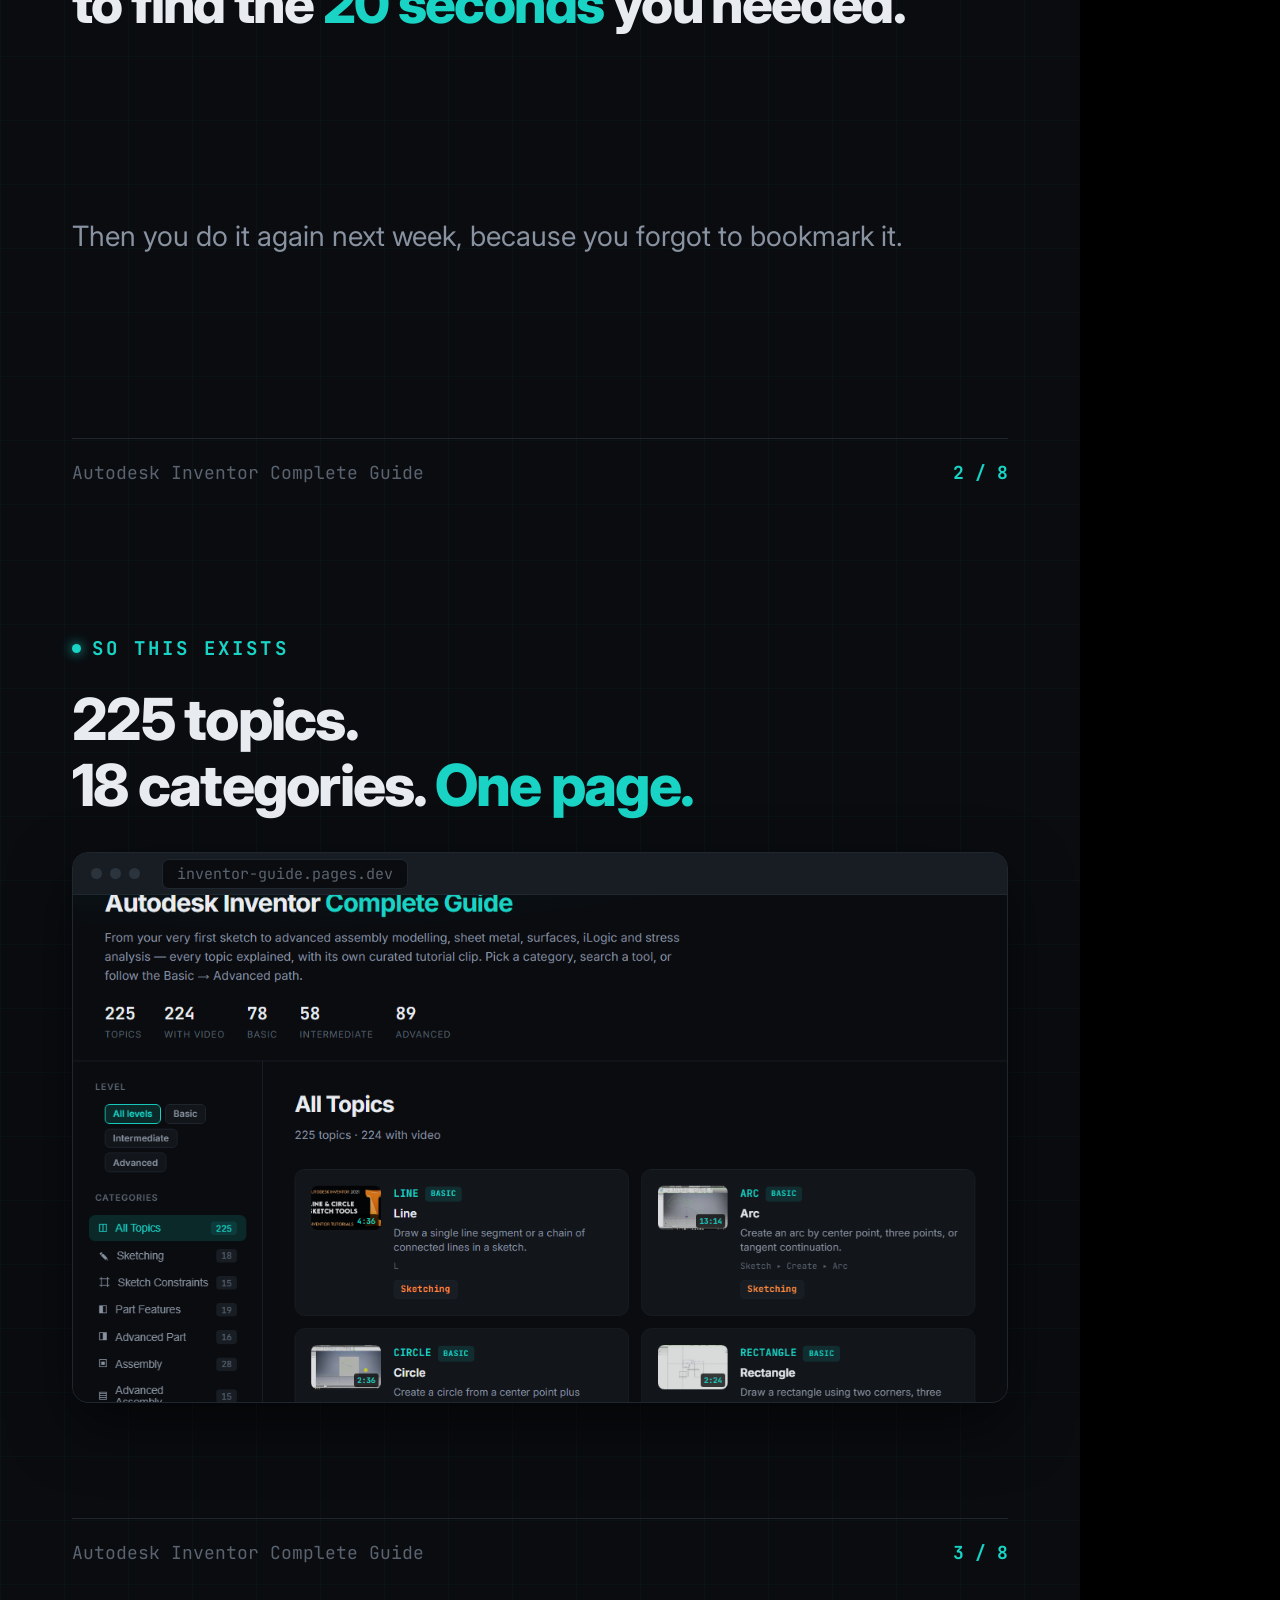
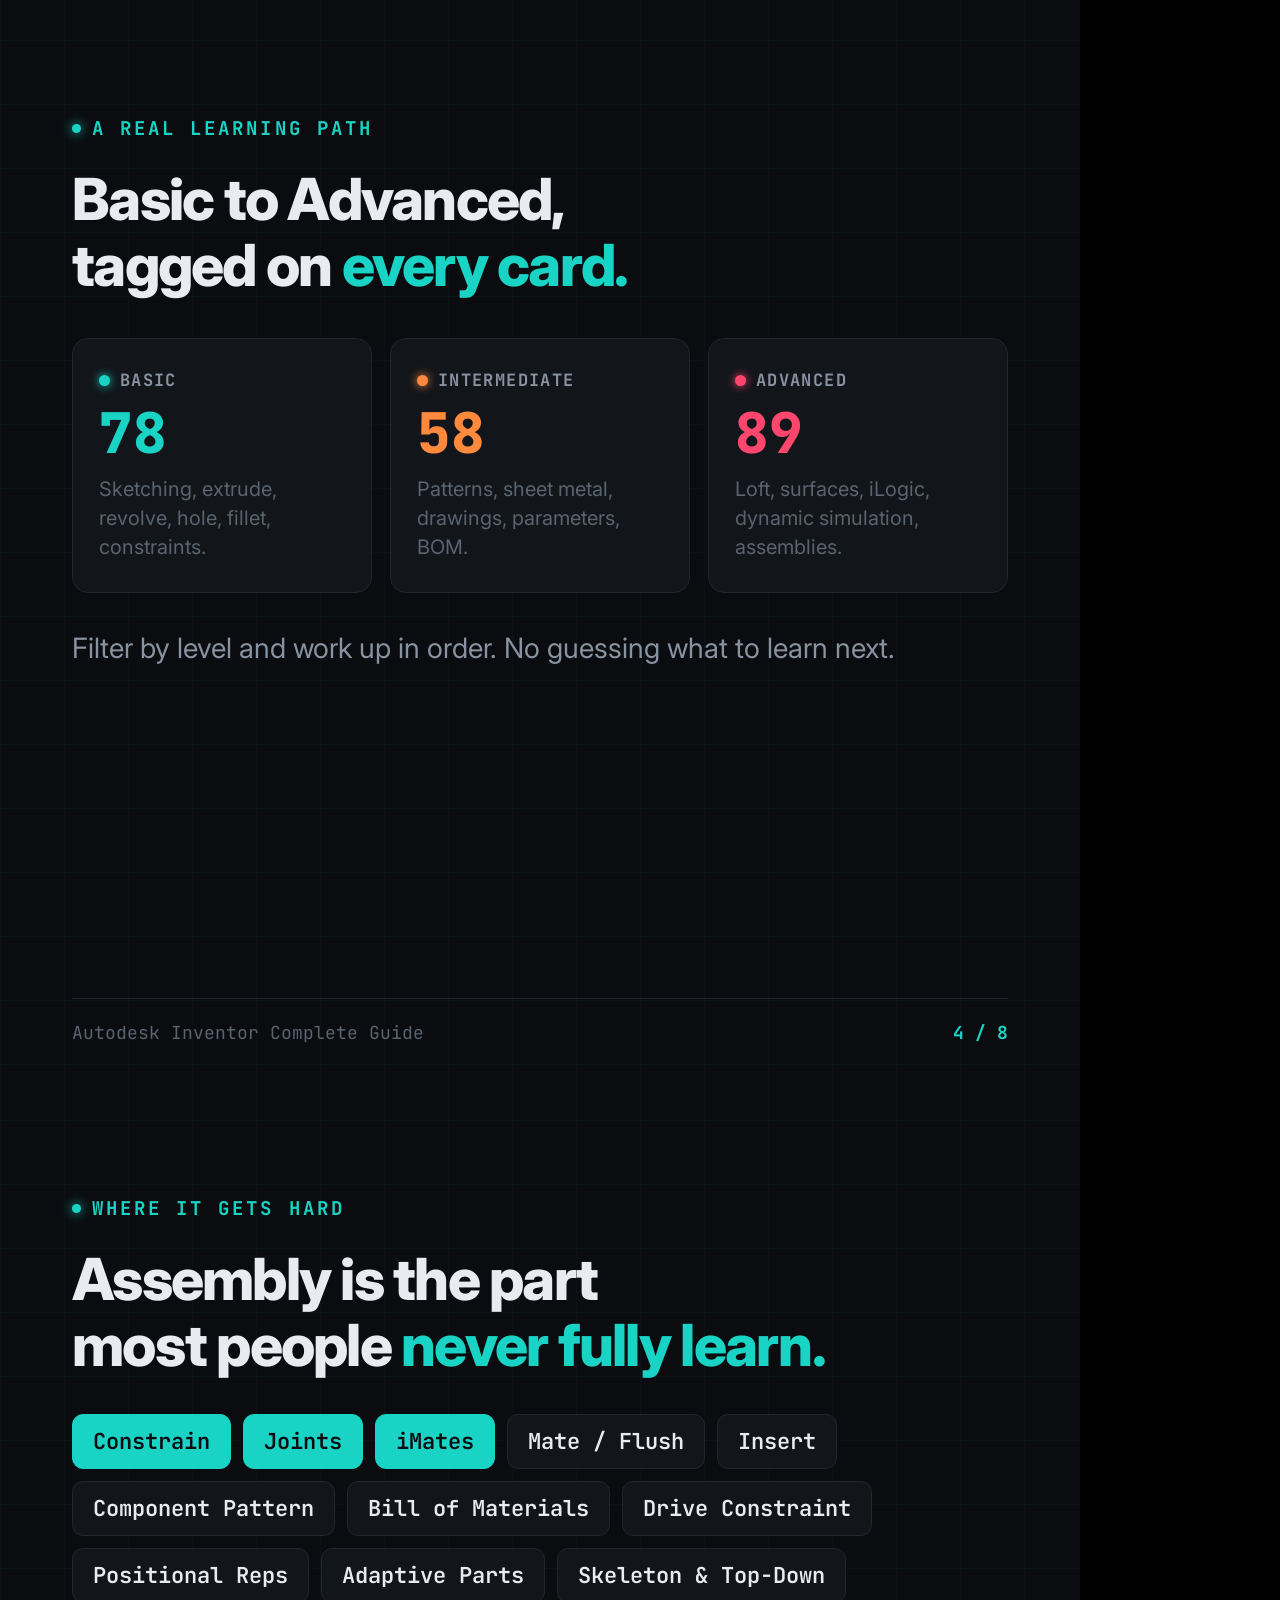
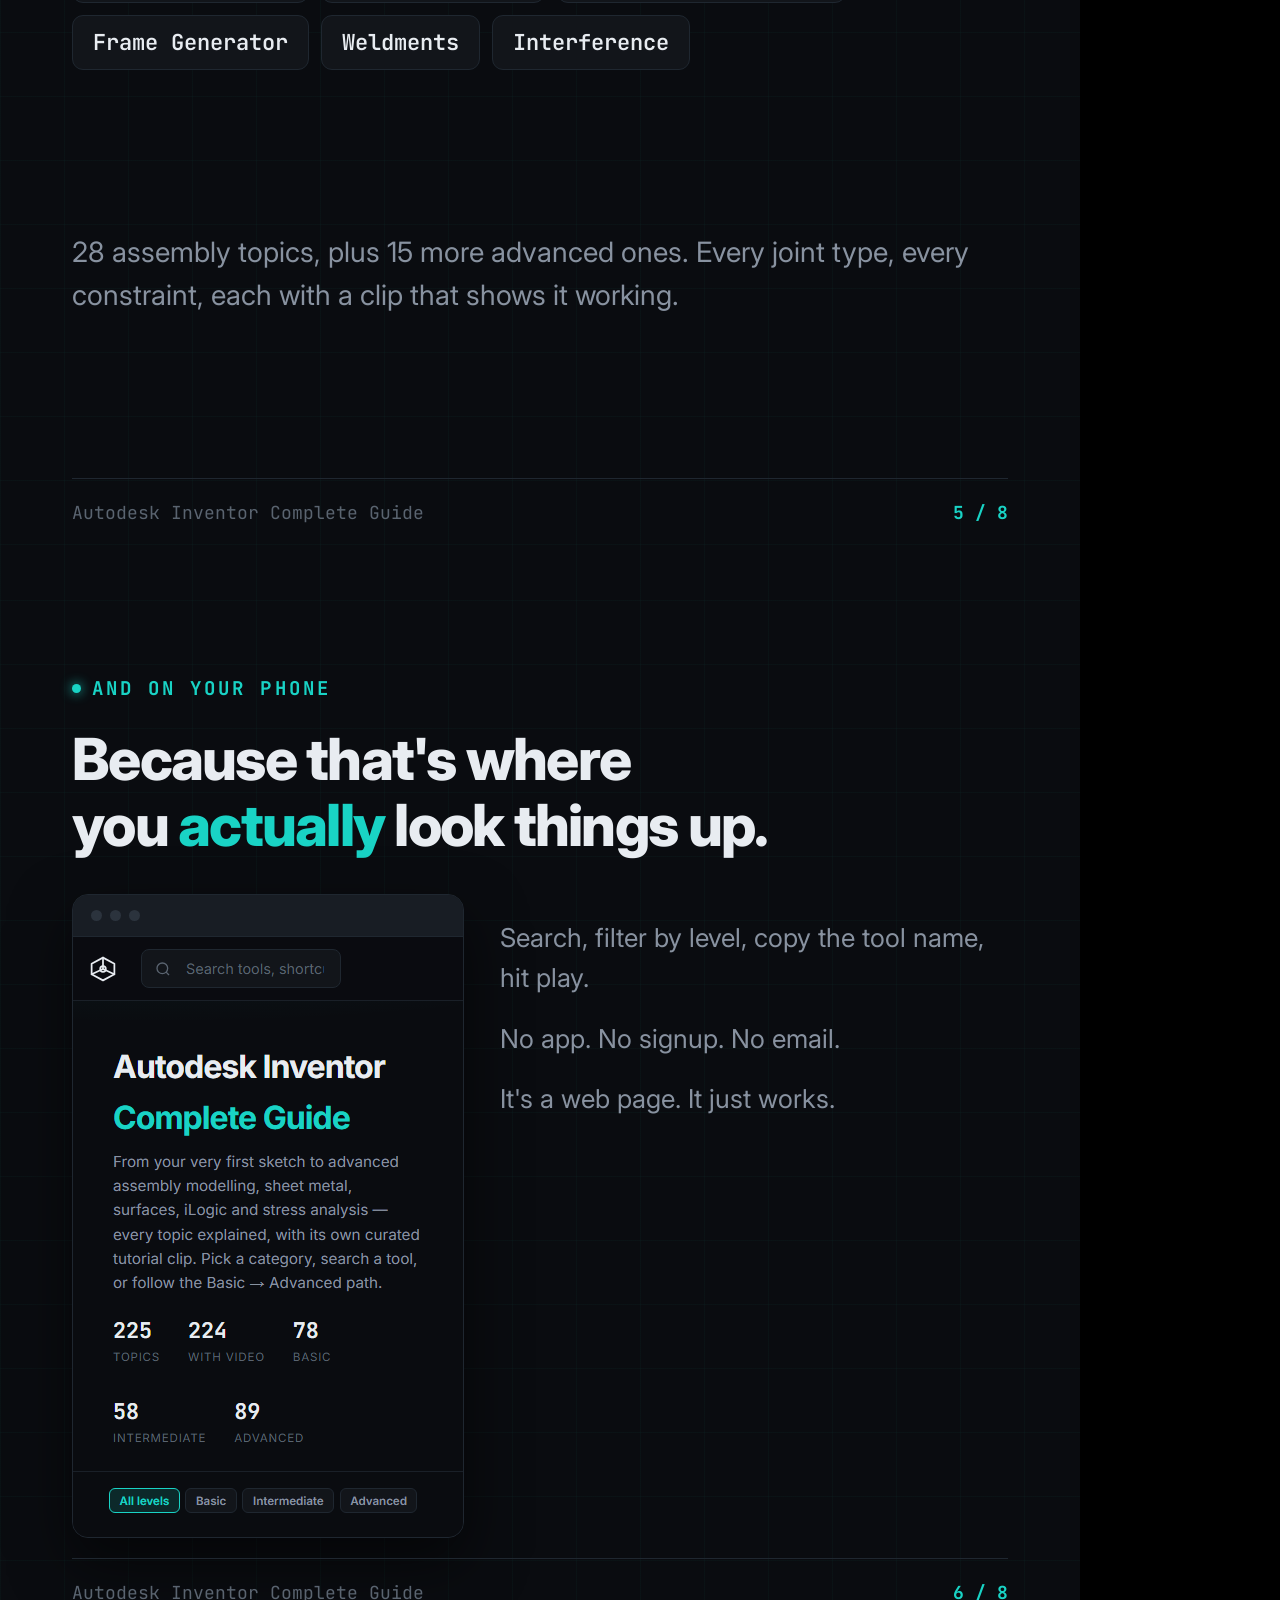
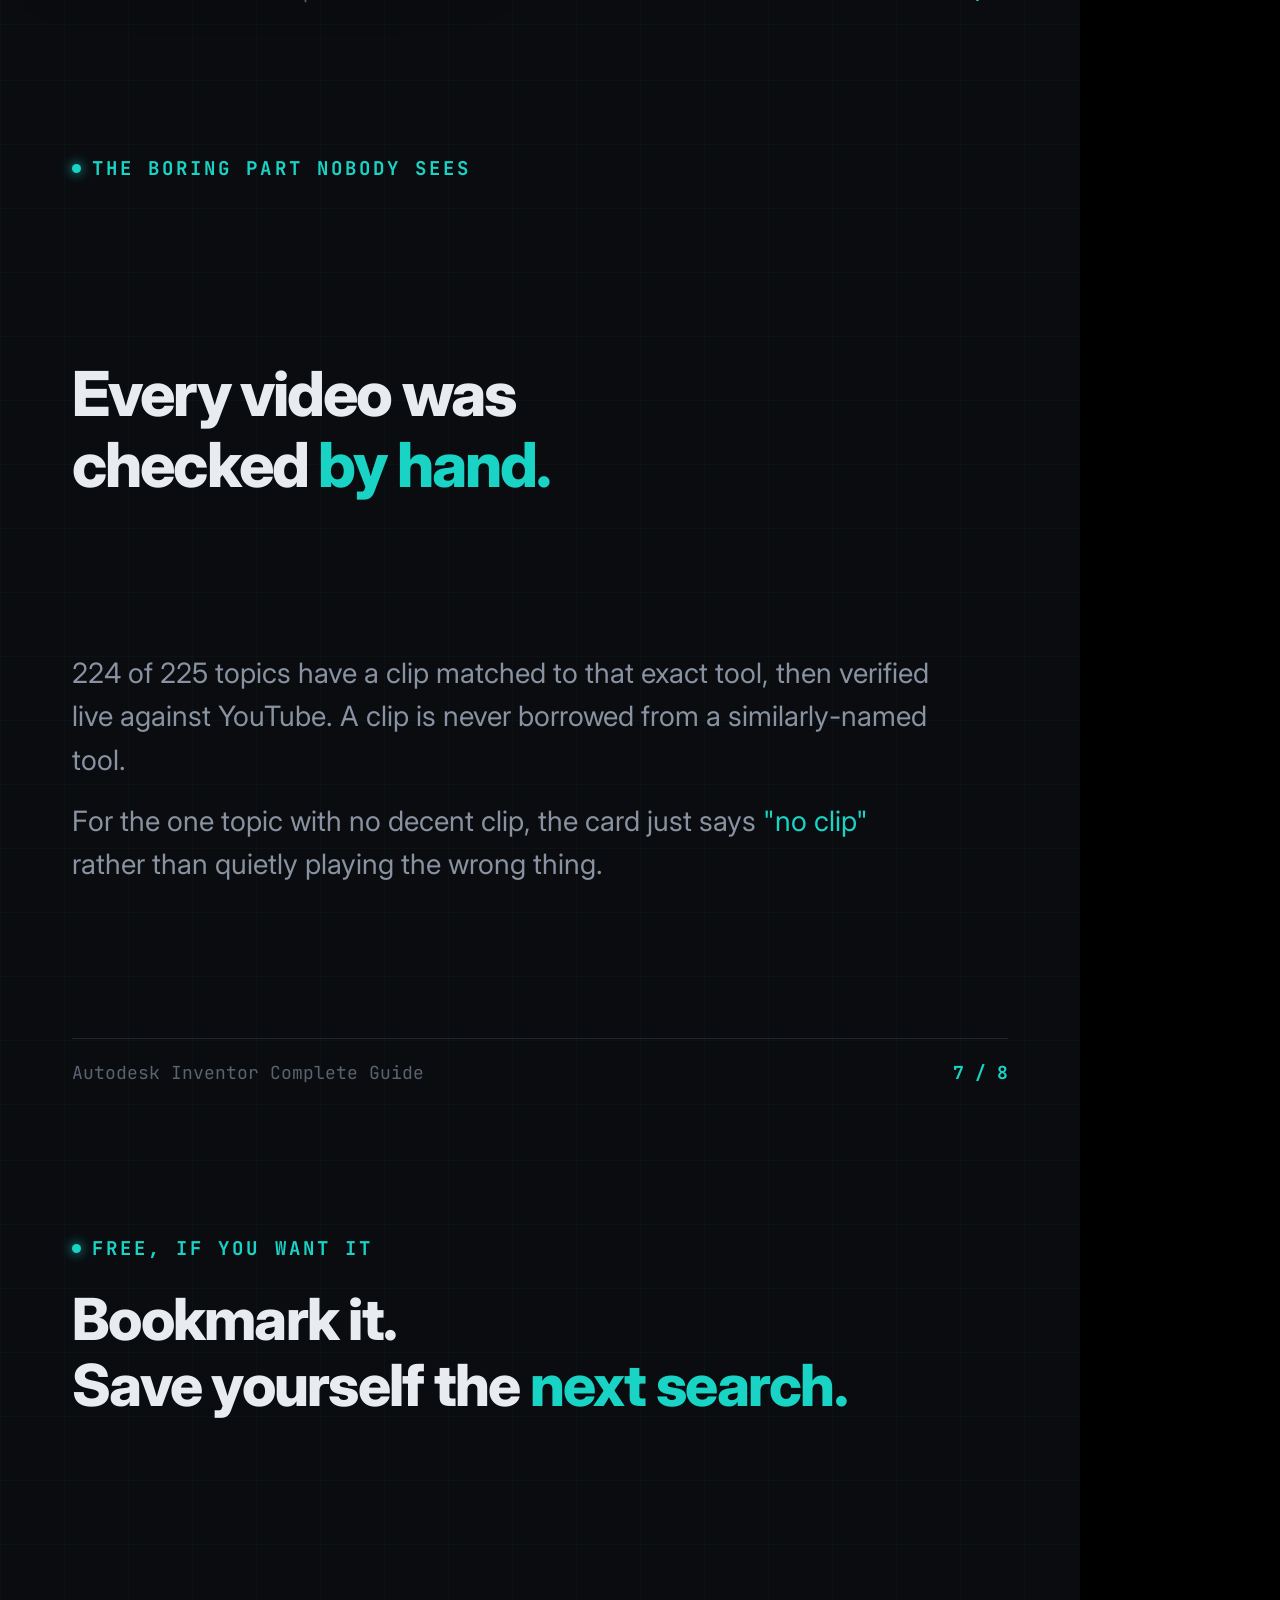
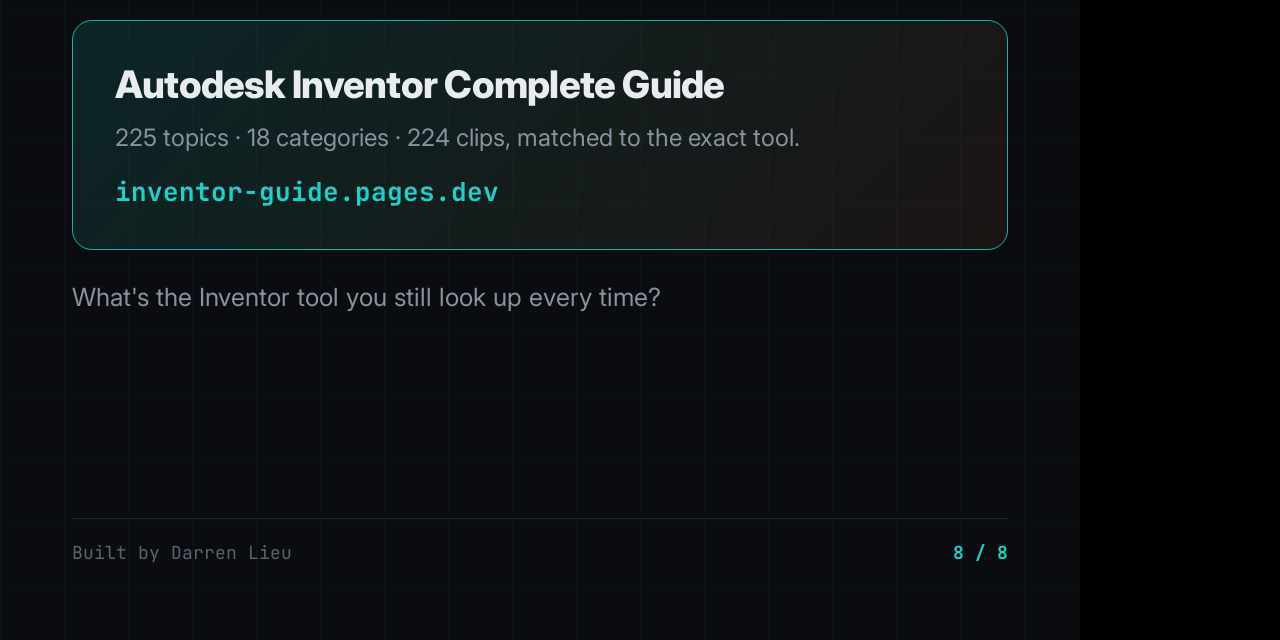
<file: linkedin/carousel.html>
<!DOCTYPE html>
<html lang="en">
<head>
<meta charset="UTF-8">
<style>
  @import url('https://fonts.googleapis.com/css2?family=Inter:wght@400;500;600;700;800;900&family=JetBrains+Mono:wght@400;600;700&display=swap');
  *{margin:0;padding:0;box-sizing:border-box}
  :root{
    --bg:#0a0c10; --surface:#12151a; --surface-2:#181d24; --border:#1f2730;
    --text:#e8ecf1; --text-2:#8892a0; --text-3:#5a6470;
    --accent:#19d3c5; --orange:#ff8a3d; --red:#ff476e;
  }
  body{background:#000;font-family:'Inter',sans-serif}
  .slide{
    width:1080px;height:1080px;position:relative;overflow:hidden;
    background:var(--bg);color:var(--text);display:flex;flex-direction:column;
    padding:76px 72px;
  }
  .slide::before{
    content:'';position:absolute;inset:0;
    background-image:linear-gradient(rgba(25,211,197,.03) 1px,transparent 1px),
                     linear-gradient(90deg,rgba(25,211,197,.03) 1px,transparent 1px);
    background-size:64px 64px;pointer-events:none;
  }
  .inner{position:relative;z-index:2;display:flex;flex-direction:column;height:100%}
  .foot{
    margin-top:auto;display:flex;justify-content:space-between;align-items:center;
    font-family:'JetBrains Mono',monospace;font-size:18px;color:var(--text-3);
    border-top:1px solid var(--border);padding-top:22px;
  }
  .foot .n{color:var(--accent);font-weight:700}
  h1{font-size:78px;font-weight:900;line-height:1.06;letter-spacing:-.035em}
  h2{font-size:58px;font-weight:800;line-height:1.13;letter-spacing:-.03em}
  .hl{color:var(--accent)}
  p{font-size:28px;color:var(--text-2);line-height:1.55;font-weight:400}
  .tag{
    font-family:'JetBrains Mono',monospace;font-size:19px;font-weight:700;
    letter-spacing:.16em;text-transform:uppercase;color:var(--accent);
    display:flex;align-items:center;gap:11px;margin-bottom:26px;
  }
  .tag i{width:9px;height:9px;border-radius:50%;background:var(--accent);box-shadow:0 0 12px var(--accent);font-style:normal}

  /* browser chrome frame around a real screenshot */
  .frame{
    border:1px solid var(--border);border-radius:16px;overflow:hidden;
    background:var(--surface);box-shadow:0 24px 60px rgba(0,0,0,.55);
  }
  .bar{
    height:42px;background:var(--surface-2);display:flex;align-items:center;gap:8px;
    padding:0 18px;border-bottom:1px solid var(--border);
  }
  .bar span{width:11px;height:11px;border-radius:50%;background:#2b333d}
  .bar .url{
    margin-left:14px;font-family:'JetBrains Mono',monospace;font-size:15px;color:var(--text-3);
    background:var(--bg);border:1px solid var(--border);border-radius:7px;padding:4px 14px;
  }
  .frame img{display:block;width:100%}

  /* big statement */
  .big{font-size:62px;font-weight:800;line-height:1.15;letter-spacing:-.03em;margin-top:auto;margin-bottom:auto}

  /* level columns */
  .levels{margin-top:40px;display:grid;grid-template-columns:1fr 1fr 1fr;gap:18px}
  .lv{background:var(--surface);border:1px solid var(--border);border-radius:16px;padding:30px 26px;display:flex;flex-direction:column;gap:14px}
  .lv .lv-h{display:flex;align-items:center;gap:10px;font-family:'JetBrains Mono',monospace;
            font-size:17px;font-weight:700;letter-spacing:.08em;text-transform:uppercase;color:var(--text-2)}
  .lv .lv-h .dot{width:11px;height:11px;border-radius:50%}
  .lv.b .lv-h .dot{background:var(--accent);box-shadow:0 0 10px var(--accent)}
  .lv.i .lv-h .dot{background:var(--orange);box-shadow:0 0 10px var(--orange)}
  .lv.a .lv-h .dot{background:var(--red);box-shadow:0 0 10px var(--red)}
  .lv .lv-n{font-size:56px;font-weight:800;line-height:1;font-family:'JetBrains Mono',monospace}
  .lv.b .lv-n{color:var(--accent)} .lv.i .lv-n{color:var(--orange)} .lv.a .lv-n{color:var(--red)}
  .lv p{font-size:20px;line-height:1.45;color:var(--text-3)}

  /* topic chips */
  .chips{display:flex;flex-wrap:wrap;gap:12px;margin-top:36px;max-width:900px}
  .chip{font-family:'JetBrains Mono',monospace;font-size:22px;font-weight:600;color:var(--text);
        background:var(--surface);border:1px solid var(--border);border-radius:11px;padding:12px 20px}
  .chip.hi{color:var(--bg);background:var(--accent);border-color:var(--accent)}

  .cta{
    margin-top:auto;border:1px solid #12b3a8;border-radius:20px;padding:40px 42px;
    background:linear-gradient(135deg,rgba(25,211,197,.12),rgba(255,138,61,.07));
  }
  .cta h3{font-size:38px;font-weight:800;letter-spacing:-.02em}
  .cta p{font-size:24px;margin-top:12px}
  .cta .u{font-family:'JetBrains Mono',monospace;font-size:26px;color:var(--accent);
          font-weight:700;margin-top:18px}
</style>
</head>
<body>

<!-- 1 — HOOK (real screenshot) -->
<div class="slide" id="s1">
  <div class="inner">
    <div class="tag"><i></i>The whole reason</div>
    <h1>Inventor is huge.<br>Finding the right tool<br><span class="hl">shouldn't be.</span></h1>
    <p style="margin-top:28px;max-width:800px">225 topics on one page, from your first sketch to advanced assembly. Each one with the clip that actually explains it.</p>
    <div class="frame" style="margin-top:auto">
      <div class="bar"><span></span><span></span><span></span><div class="url">inventor-guide.pages.dev</div></div>
      <img src="shots/crop-desktop.png" alt="The guide">
    </div>
    <div class="foot"><span>Autodesk Inventor Complete Guide</span><span class="n">1 / 8</span></div>
  </div>
</div>

<!-- 2 — THE PROBLEM -->
<div class="slide" id="s2">
  <div class="inner">
    <div class="tag"><i></i>Sound familiar?</div>
    <div class="big" style="font-size:54px">
      You need one tool.<br>
      You open YouTube.<br>
      You sit through <span class="hl">30 seconds of intro</span><br>
      to find the <span class="hl">20 seconds</span> you needed.
    </div>
    <p>Then you do it again next week, because you forgot to bookmark it.</p>
    <div class="foot"><span>Autodesk Inventor Complete Guide</span><span class="n">2 / 8</span></div>
  </div>
</div>

<!-- 3 — THE SITE (real desktop screenshot) -->
<div class="slide" id="s3">
  <div class="inner">
    <div class="tag"><i></i>So this exists</div>
    <h2>225 topics.<br>18 categories. <span class="hl">One page.</span></h2>
    <div class="frame" style="margin-top:34px">
      <div class="bar"><span></span><span></span><span></span><div class="url">inventor-guide.pages.dev</div></div>
      <img src="shots/crop-desktop2.png" alt="Desktop view">
    </div>
    <div class="foot"><span>Autodesk Inventor Complete Guide</span><span class="n">3 / 8</span></div>
  </div>
</div>

<!-- 4 — LEVEL PATH -->
<div class="slide" id="s4">
  <div class="inner">
    <div class="tag"><i></i>A real learning path</div>
    <h2>Basic to Advanced,<br>tagged on <span class="hl">every card.</span></h2>
    <div class="levels">
      <div class="lv b"><div class="lv-h"><span class="dot"></span>Basic</div><div class="lv-n">78</div><p>Sketching, extrude, revolve, hole, fillet, constraints.</p></div>
      <div class="lv i"><div class="lv-h"><span class="dot"></span>Intermediate</div><div class="lv-n">58</div><p>Patterns, sheet metal, drawings, parameters, BOM.</p></div>
      <div class="lv a"><div class="lv-h"><span class="dot"></span>Advanced</div><div class="lv-n">89</div><p>Loft, surfaces, iLogic, dynamic simulation, assemblies.</p></div>
    </div>
    <p style="margin-top:34px;max-width:860px">Filter by level and work up in order. No guessing what to learn next.</p>
    <div class="foot"><span>Autodesk Inventor Complete Guide</span><span class="n">4 / 8</span></div>
  </div>
</div>

<!-- 5 — ASSEMBLY FOCUS -->
<div class="slide" id="s5">
  <div class="inner">
    <div class="tag"><i></i>Where it gets hard</div>
    <h2>Assembly is the part<br>most people <span class="hl">never fully learn.</span></h2>
    <div class="chips">
      <span class="chip hi">Constrain</span><span class="chip hi">Joints</span><span class="chip hi">iMates</span>
      <span class="chip">Mate / Flush</span><span class="chip">Insert</span><span class="chip">Component Pattern</span>
      <span class="chip">Bill of Materials</span><span class="chip">Drive Constraint</span><span class="chip">Positional Reps</span>
      <span class="chip">Adaptive Parts</span><span class="chip">Skeleton &amp; Top-Down</span><span class="chip">Frame Generator</span>
      <span class="chip">Weldments</span><span class="chip">Interference</span>
    </div>
    <p style="margin-top:auto;max-width:900px">28 assembly topics, plus 15 more advanced ones. Every joint type, every constraint, each with a clip that shows it working.</p>
    <div class="foot"><span>Autodesk Inventor Complete Guide</span><span class="n">5 / 8</span></div>
  </div>
</div>

<!-- 6 — MOBILE (real mobile screenshot) -->
<div class="slide" id="s6">
  <div class="inner">
    <div class="tag"><i></i>And on your phone</div>
    <h2>Because that's where<br>you <span class="hl">actually</span> look things up.</h2>
    <div style="display:flex;gap:36px;margin-top:36px;align-items:flex-start">
      <div class="frame" style="width:392px;flex:0 0 auto">
        <div class="bar"><span></span><span></span><span></span></div>
        <img src="shots/mobile-true.png" alt="Mobile view">
      </div>
      <div style="padding-top:24px">
        <p style="font-size:26px">Search, filter by level, copy the tool name, hit play.</p>
        <p style="font-size:26px;margin-top:20px">No app. No signup. No email.</p>
        <p style="font-size:26px;margin-top:20px">It's a web page. It just works.</p>
      </div>
    </div>
    <div class="foot"><span>Autodesk Inventor Complete Guide</span><span class="n">6 / 8</span></div>
  </div>
</div>

<!-- 7 — THE HONEST BIT -->
<div class="slide" id="s7">
  <div class="inner">
    <div class="tag"><i></i>The boring part nobody sees</div>
    <div class="big">
      Every video was<br>checked <span class="hl">by hand.</span>
    </div>
    <p style="max-width:860px">224 of 225 topics have a clip matched to that exact tool, then verified live against YouTube. A clip is never borrowed from a similarly-named tool.</p>
    <p style="max-width:860px;margin-top:18px">For the one topic with no decent clip, the card just says <span class="hl">"no clip"</span> rather than quietly playing the wrong thing.</p>
    <div class="foot"><span>Autodesk Inventor Complete Guide</span><span class="n">7 / 8</span></div>
  </div>
</div>

<!-- 8 — CTA -->
<div class="slide" id="s8">
  <div class="inner">
    <div class="tag"><i></i>Free, if you want it</div>
    <h2>Bookmark it.<br>Save yourself the <span class="hl">next search.</span></h2>
    <div class="cta">
      <h3>Autodesk Inventor Complete Guide</h3>
      <p>225 topics · 18 categories · 224 clips, matched to the exact tool.</p>
      <div class="u">inventor-guide.pages.dev</div>
    </div>
    <p style="margin-top:28px;font-size:25px">What's the Inventor tool you still look up every time?</p>
    <div class="foot"><span>Built by Darren Lieu</span><span class="n">8 / 8</span></div>
  </div>
</div>

</body>
</html>
</file>
